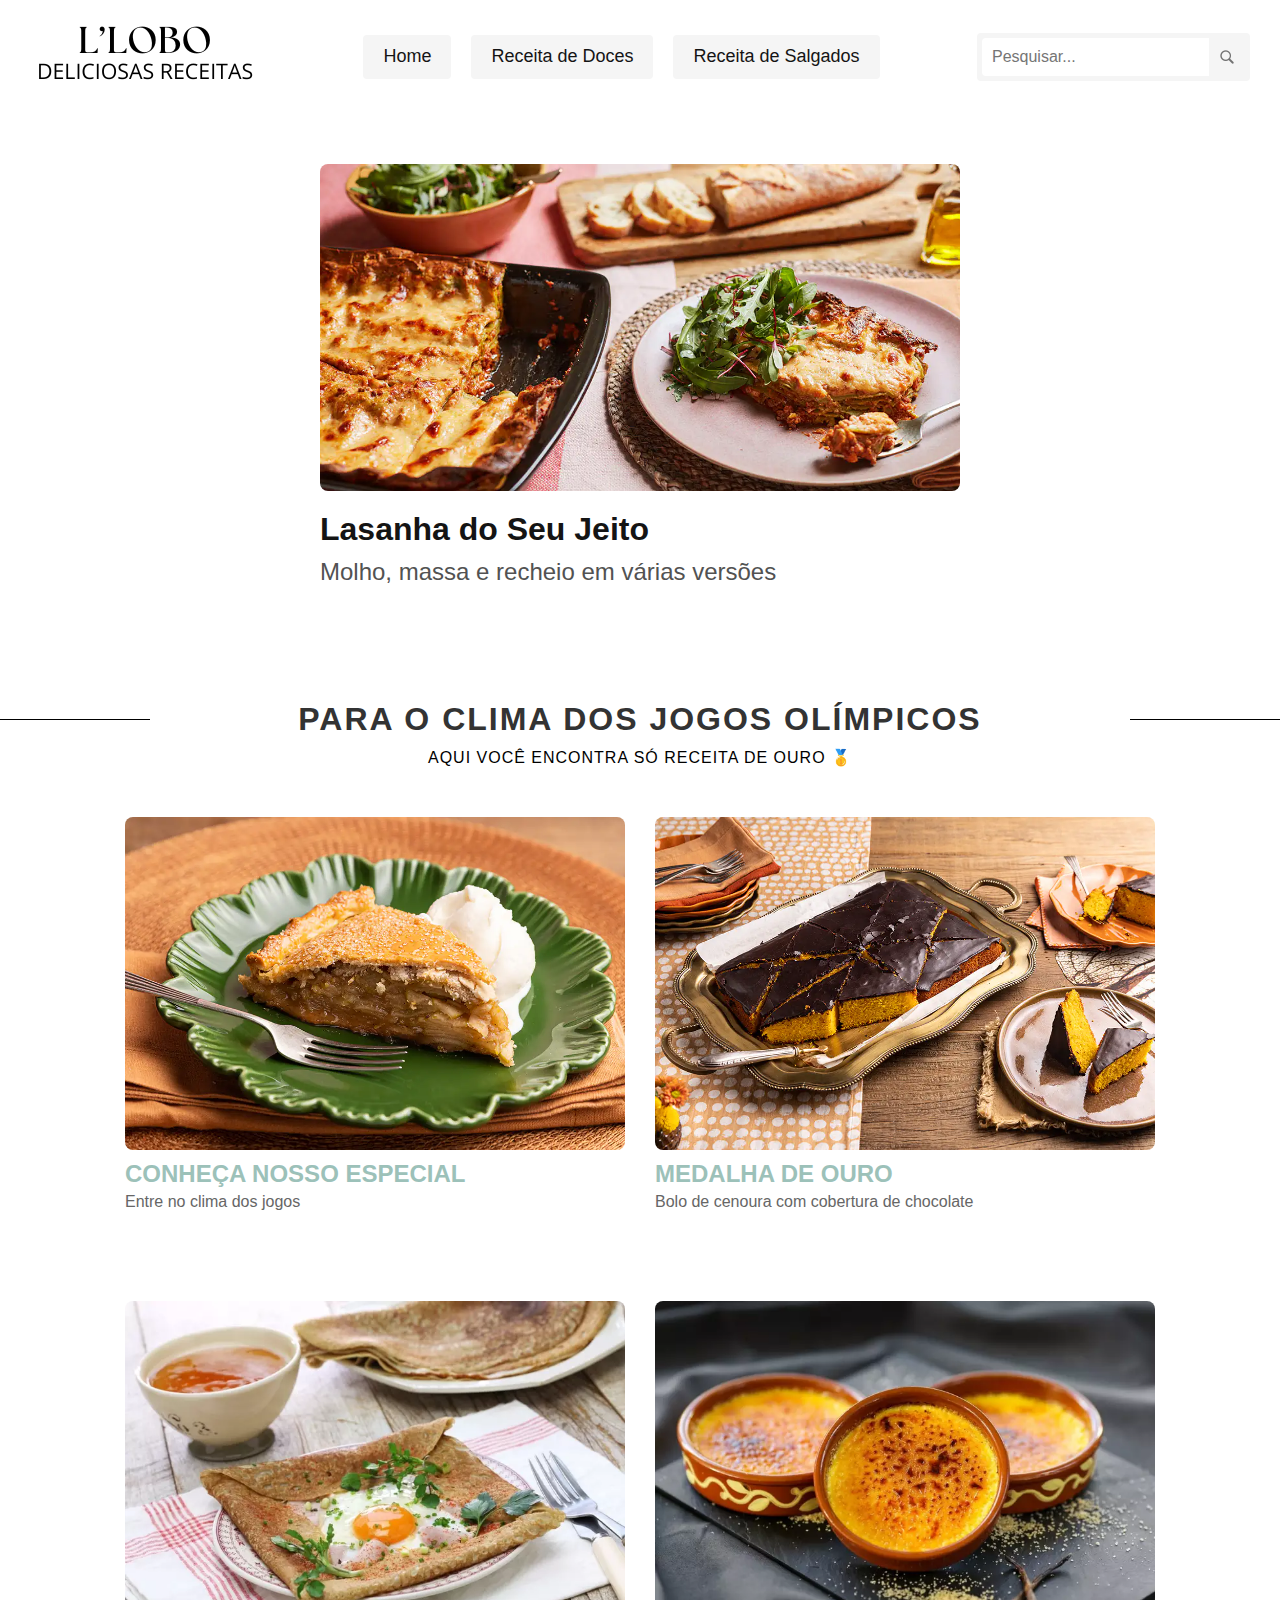
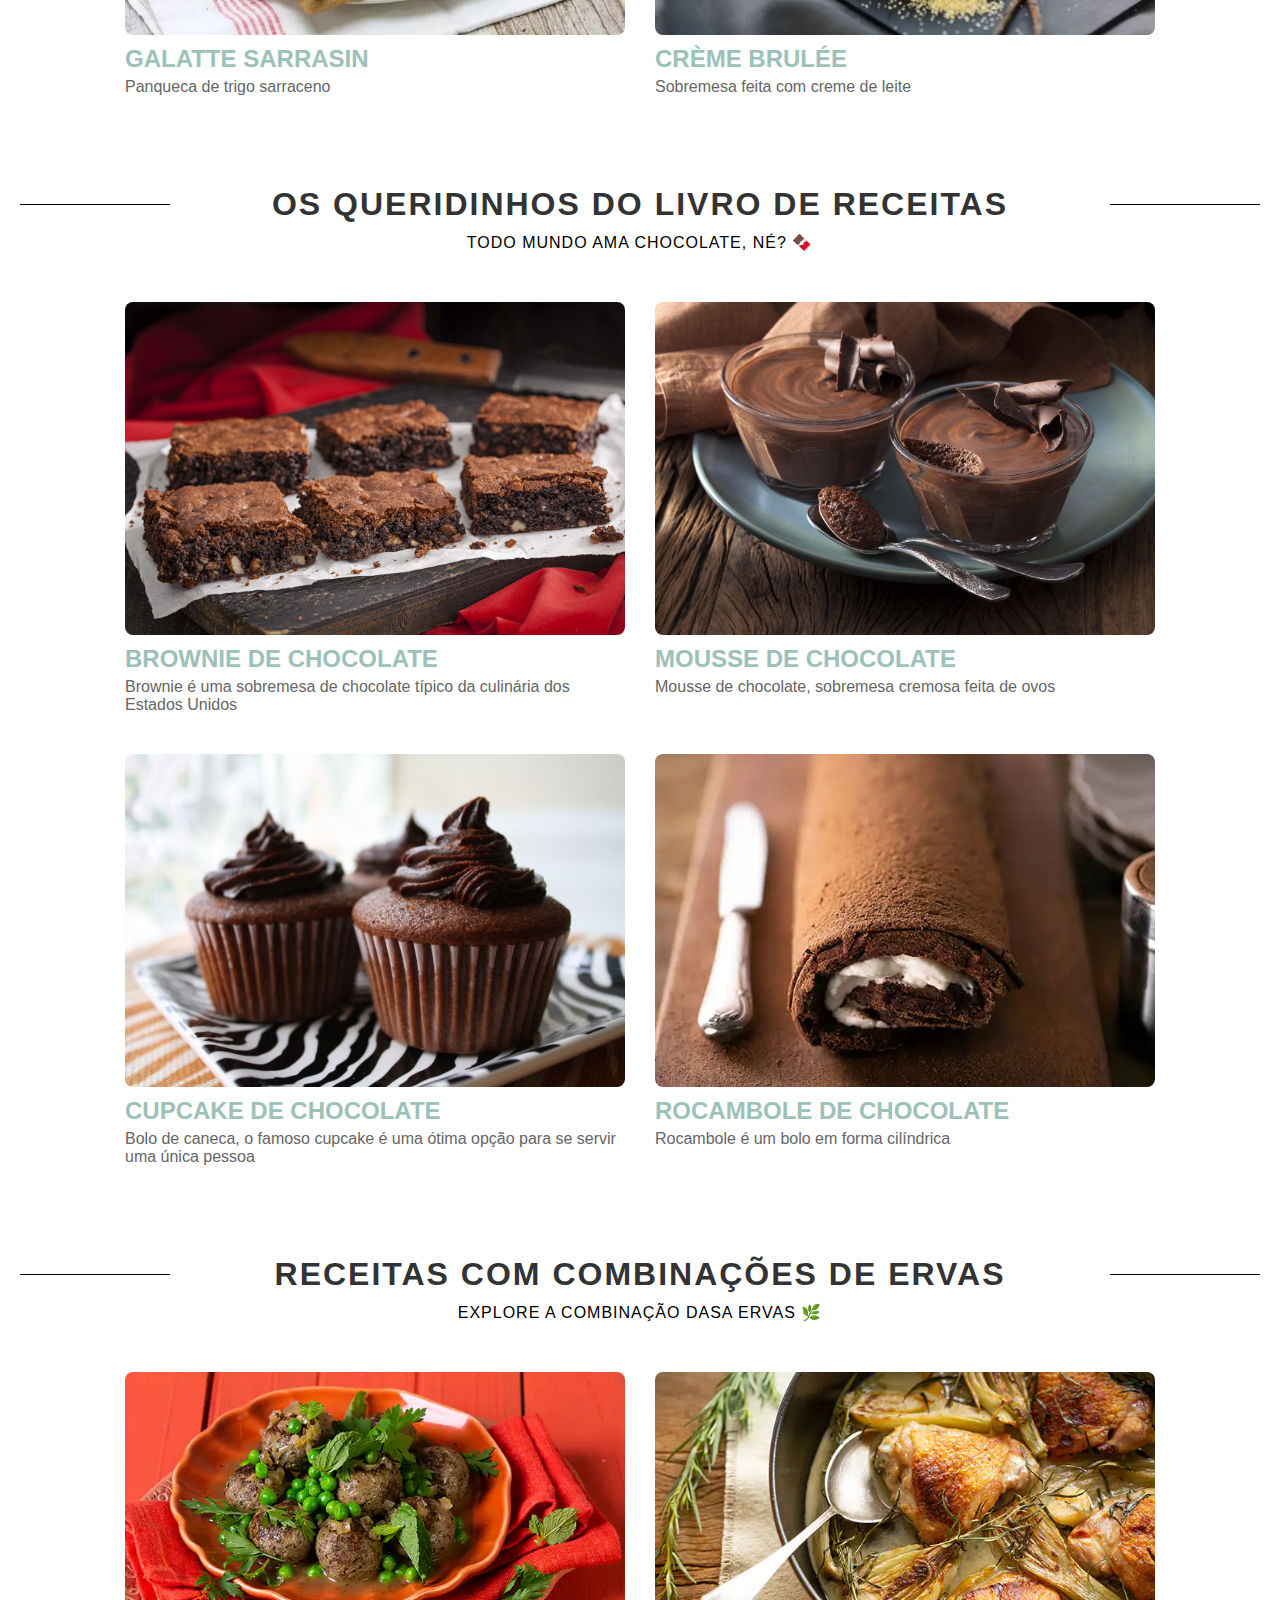
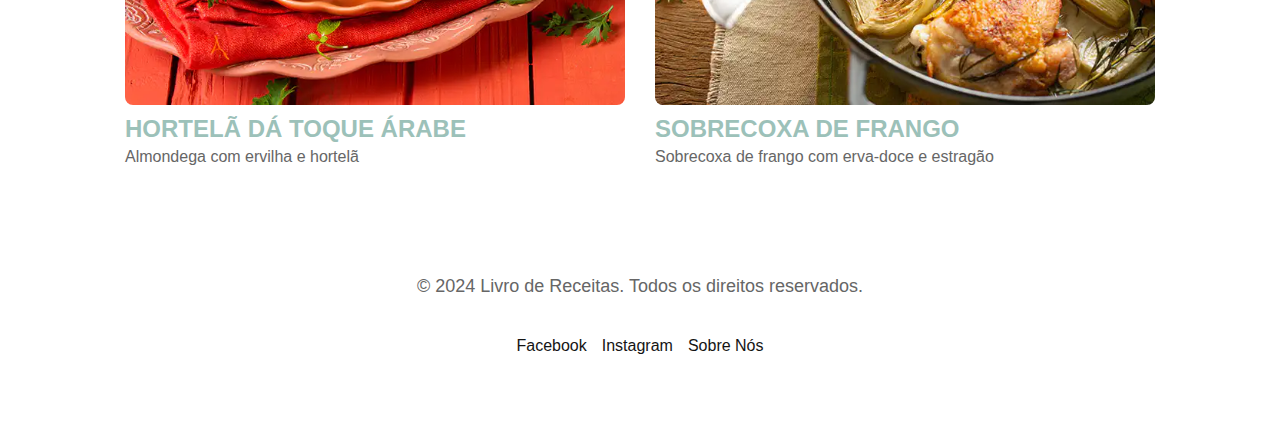
<file: SiteReceitas-main/SiteReceitas-main/TopicosEspeciaisTecnologia/Site Receitas/index.html>
<!DOCTYPE html>
<html lang="pt-br">

<head>
    <meta charset="UTF-8">
    <meta name="viewport" content="width=device-width, initial-scale=1.0">
    <meta name="description" content="Um site dedicado a receitas de doces e salgados, oferecendo uma variedade de pratos para todos os gostos.">
    <link rel="stylesheet" href="./css/home.css">

    <title>Livro de Receitas</title> <!-- nome do site-->
</head>



<body> <!-- corpo do site -->
    <header class="header">
        <img class="logo" src="./ImagensReceitas/L’LOBO.png" alt="Receitas">
        <nav>
            <ul class="header_menu">
                <li><a href="index.html">Home</a></li>
                <li><a href="html/doces.html">Receita de Doces</a></li>
                <li><a href="html/salgados.html">Receita de Salgados</a></li>
            </ul>
        </nav>

        <div class="search-container">
            <input type="text" id="searchInput" placeholder="Pesquisar..." class="search-input">
            <button type="button" id="searchButton" class="search-button">
                <img src="./ImagensReceitas/homeReceitas/lupapng.jpg" alt="Buscar">
            </button>
        </div>
    </header>


    <main class="introducao">
        <img src="./ImagensReceitas/homeReceitas/Lasanha.webp" alt="Receitas">
        <div>
            <h1 class="texto01">Lasanha do Seu Jeito</h1>
            <p class="texto02">Molho, massa e recheio em várias versões</p>
        </div>
    </main>

    <section class="receitas">
        <section class="clima-jogos">
            <h2>Para o clima dos jogos olímpicos</h2>
            <p>Aqui você encontra só receita de ouro 🥇</p>
        </section>
        <div class="receitas_grid">
            <div class="receita_item">
                <a href="./receitasHome.html/receita01.html">
                    <img src="./ImagensReceitas/homeReceitas/torta.webp" alt="Torta de frango">
                    <h3>Conheça Nosso Especial</h3>
                    <p>Entre no clima dos jogos</p>
                </a>
            </div>
            <div Class="receita_item">
                <a href="receitasHome.html/receita02.html">
                    <img src="./ImagensReceitas/homeReceitas/bolochocolate.webp" alt="Bolo Chocolate">
                    <h3>Medalha de Ouro</h3>
                    <p>Bolo de cenoura com cobertura de chocolate</p>
                </a>
            </div>
        </div>
    </section>
    <section class="receitas">
        <div class="receitas_grid">
            <div class="receita_item">
                <img src="./ImagensReceitas/homeReceitas/GalletteSarrasin.webp" alt="Gallette Sarrasin">
                <h3>Galatte Sarrasin</h3>
                <p>Panqueca de trigo sarraceno</p>
            </div>
            <div class="receita_item">
                <img src="./ImagensReceitas/homeReceitas/CremeBrulee.webp" alt="Crème brulée">
                <h3>Crème brulée</h3>
                <p>Sobremesa feita com creme de leite</p>
            </div>
        </div>
        <section class="receitas">
            <section class="clima-jogos">
                <h2>Os queridinhos do livro de receitas</h2>
                <p>Todo mundo ama chocolate, né? 🍫</p>
            </section>
            <section>
                <div class="receitas_grid">
                    <div class="receita_item">
                        <img src="./ImagensReceitas/homeReceitas/brownieChocolate.jpg" alt="Brownie de Chocolate">
                        <h3>Brownie de Chocolate</h3>
                        <p>Brownie é uma sobremesa de chocolate típico da culinária dos Estados Unidos </p>
                    </div>
                    <div class="receita_item">
                        <img src="./ImagensReceitas/homeReceitas/mousseChocolate.jpg" alt="Mousse de Chocolate">
                        <h3>Mousse de Chocolate</h3>
                        <p>Mousse de chocolate, sobremesa cremosa feita de ovos</p>
                    </div>
                </div>
            </section>
            <section>
                <div class="receitas_grid">
                    <div class="receita_item">
                        <img src="./ImagensReceitas/homeReceitas/cupcakeChoco.webp" alt="Cupcake de Chocolate">
                        <h3>Cupcake de Chocolate</h3>
                        <p>Bolo de caneca, o famoso cupcake é uma ótima opção para se servir uma única pessoa</p>
                    </div>
                    <div class="receita_item">
                        <img src="./ImagensReceitas/homeReceitas/rocomboleChoco.jpg" alt="Rocambole de Chocolate">
                        <h3>Rocambole de Chocolate</h3>
                        <p>Rocambole é um bolo em forma cilíndrica</p>
                    </div>
                </div>
            </section>
        </section>
        <section class="receitas">
            <section class="clima-jogos">
                <h2>Receitas com combinações de ervas</h2>
                <p>Explore a combinação dasa ervas 🌿</p>
            </section>
            <section class="receitas_grid">
                <div class="receita_item">
                    <img src="./ImagensReceitas/homeReceitas/almondega.webp" alt="Almôndegas com ervilha">
                    <h3>Hortelã dá toque árabe</h3>
                    <p>Almondega com ervilha e hortelã</p>
                </div>
                <div class="receita_item">
                    <img src="./ImagensReceitas/homeReceitas/FrangoSobrecoxa.webp" alt="Sobrecoxa de frango com erva-doce">
                    <h3>Sobrecoxa de Frango</h3>
                    <p>Sobrecoxa de frango com erva-doce e estragão</p>
                </div>

            </section>

        </section>



        <footer class="footer">
            <p>&copy; 2024 Livro de Receitas. Todos os direitos reservados.</p>
            <nav>
                <ul class="footer_menu">
                    <li><a href="#">Facebook</a></li>
                    <li><a href="#">Instagram</a></li>
                    <li><a href="./html/sobrenos.html">Sobre Nós</a></li>
                </ul>
            </nav>
        </footer>

        <script src="./javascrip/pesquisa.js"></script>
</body> <!-- corpo do site -->




</html>
</file>
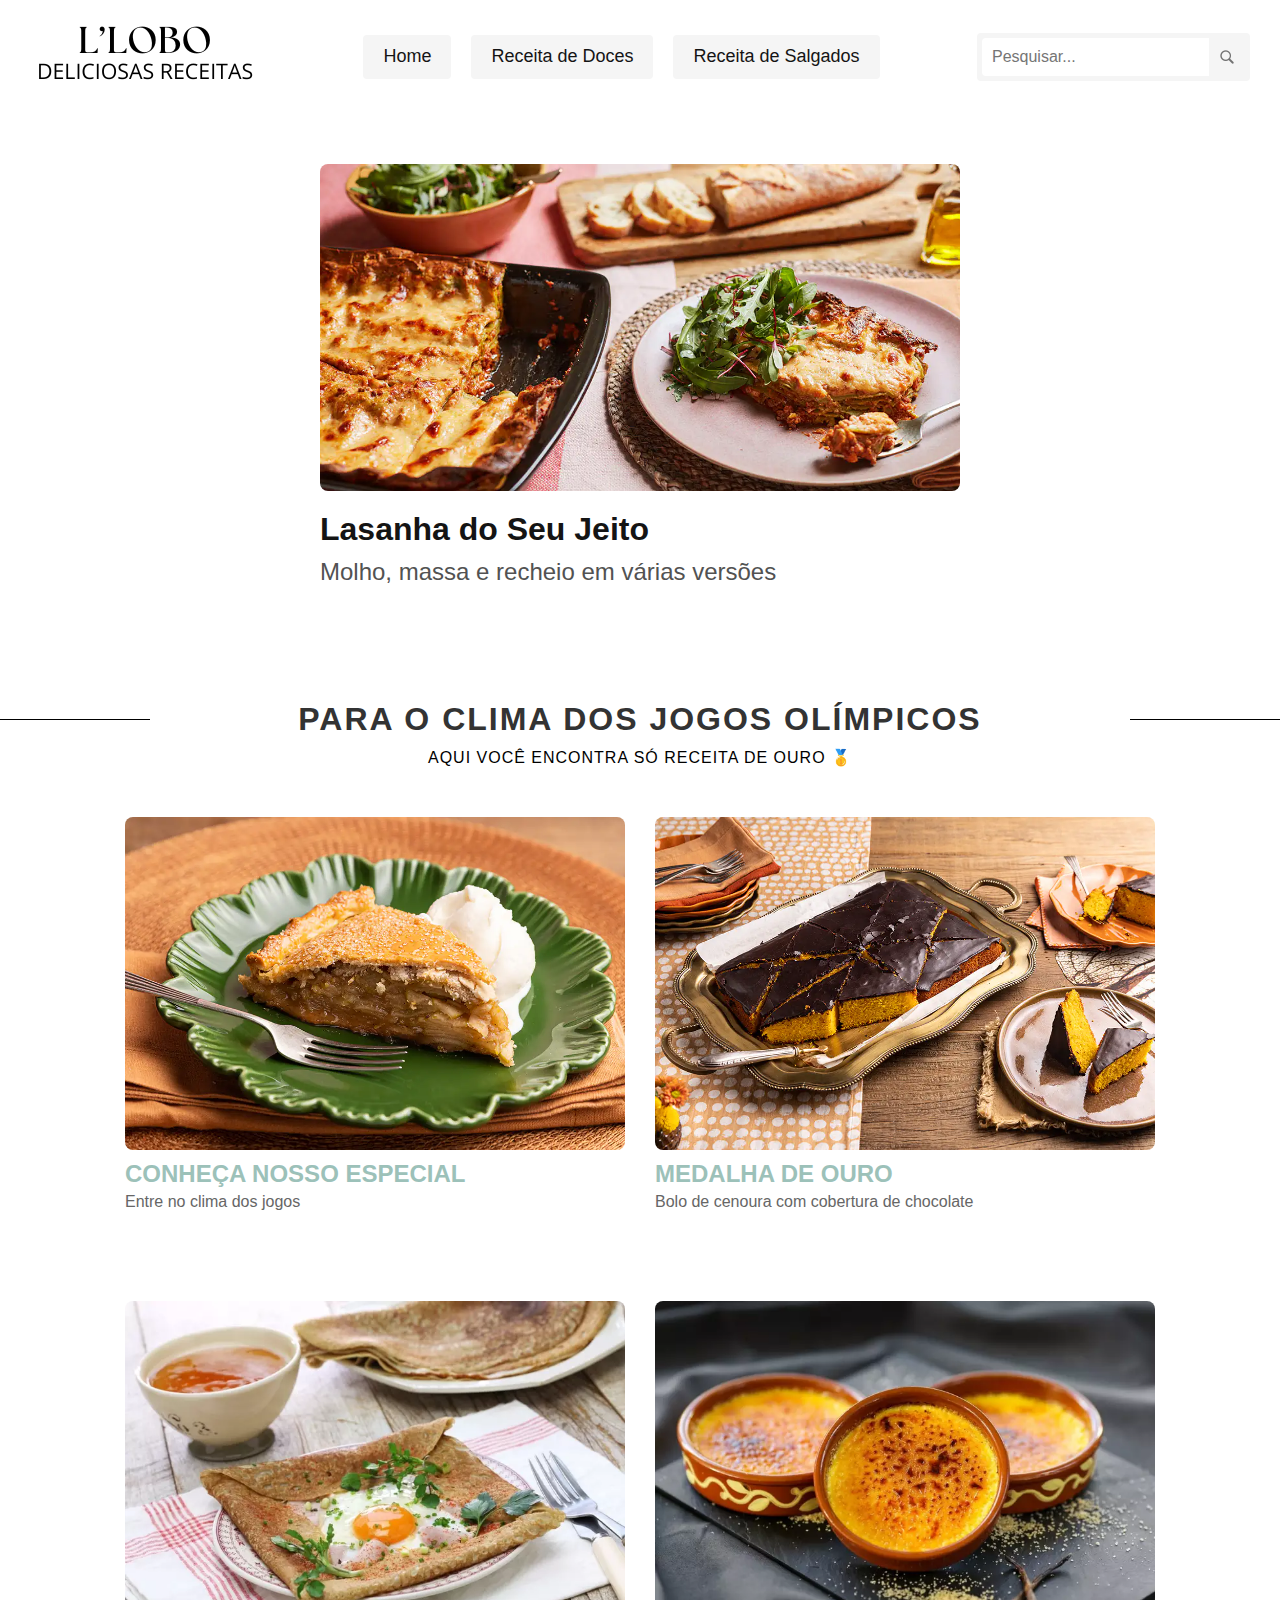
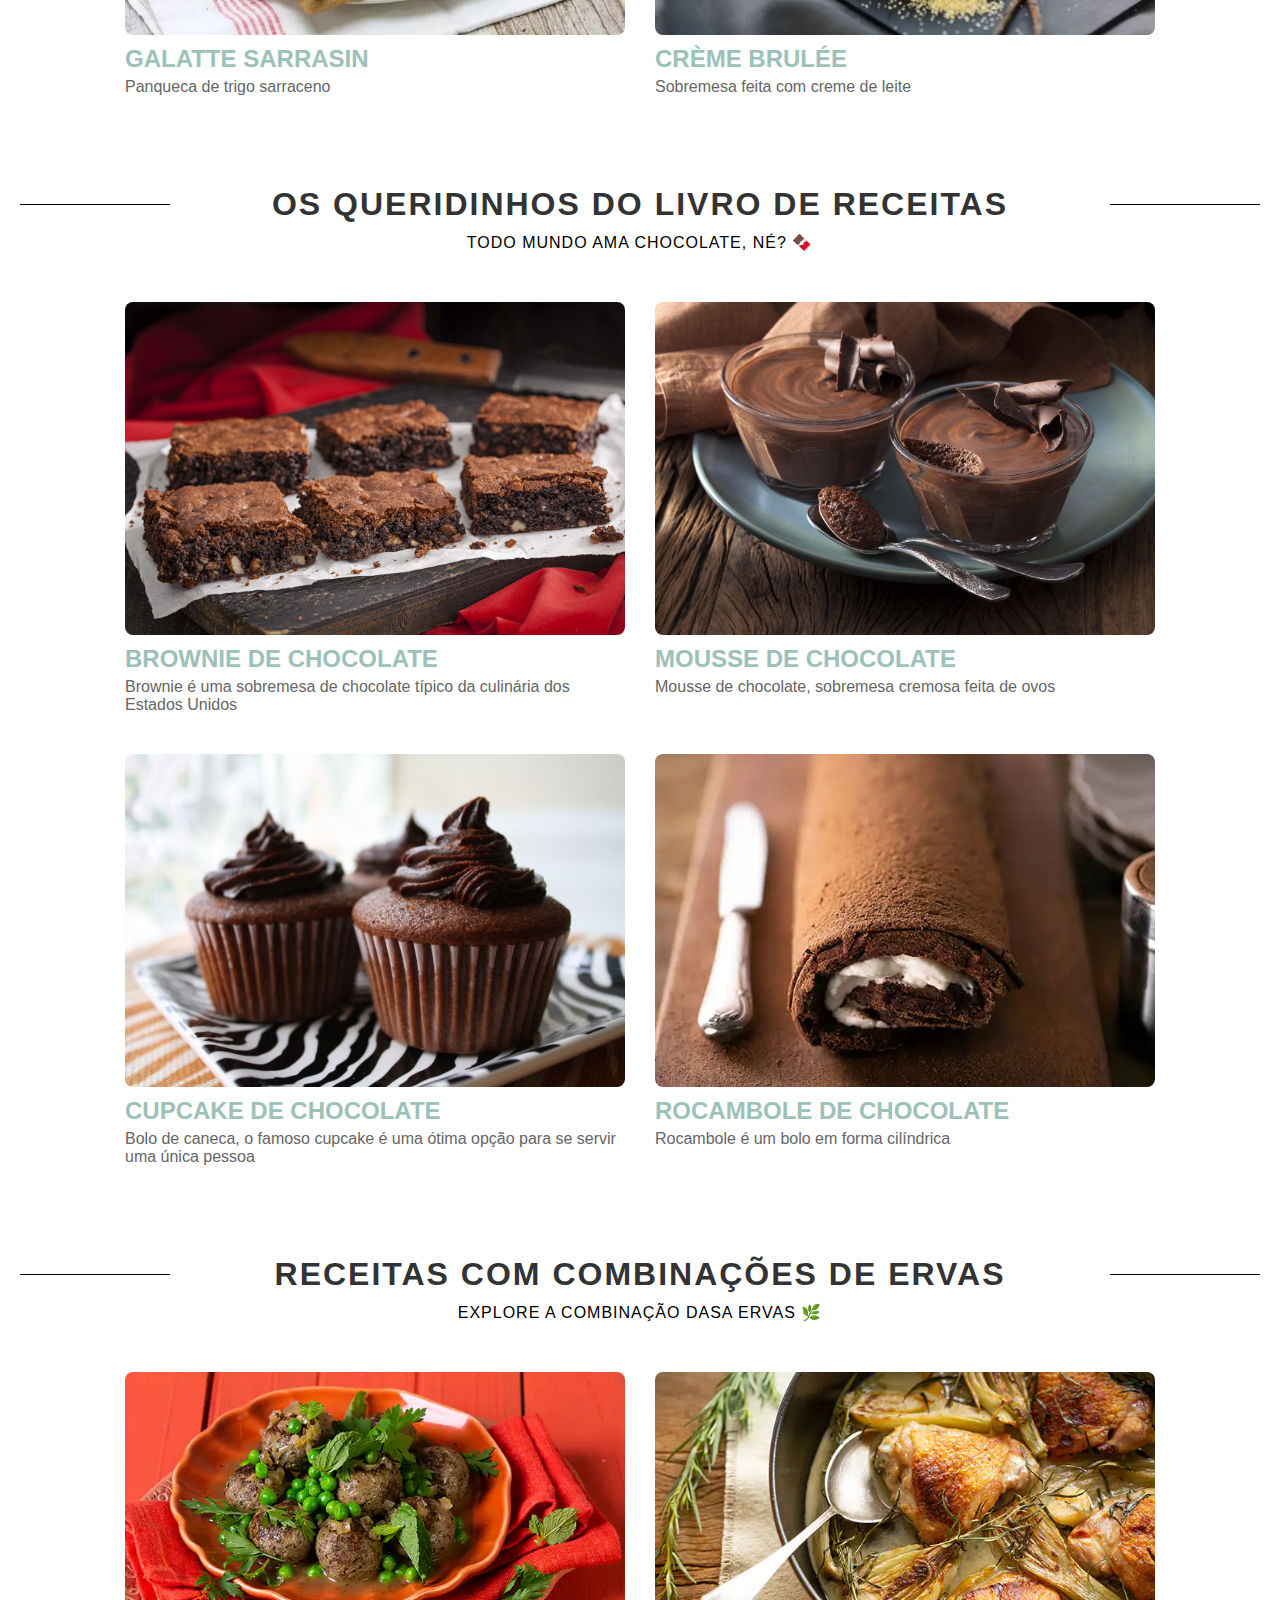
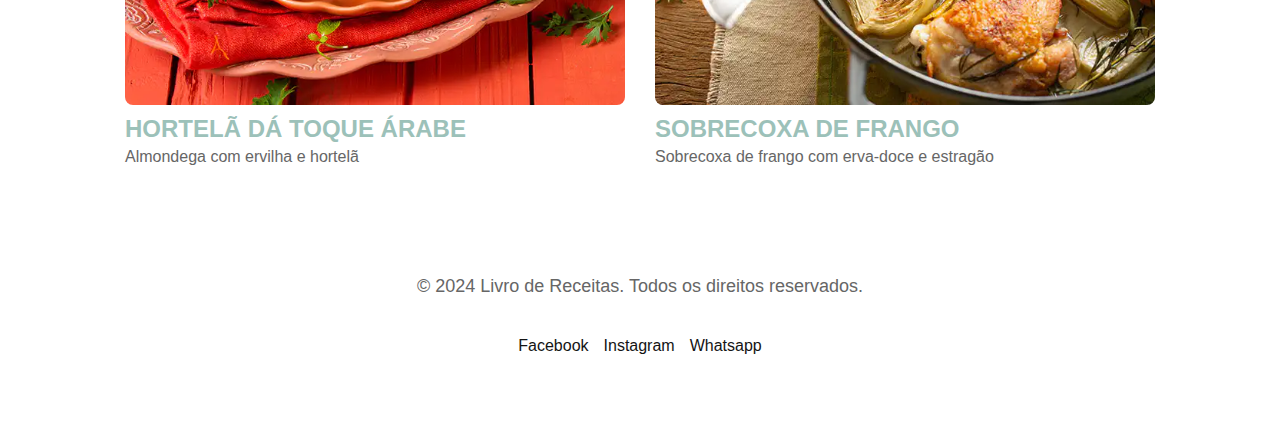
<file: SiteReceitas-main/TopicosEspeciaisTecnologia/Site Receitas/home.html>
<!DOCTYPE html>
<html lang="pt-br">

<head>
    <meta charset="UTF-8">
    <meta name="viewport" content="width=device-width, initial-scale=1.0">
    <meta name="description" content="Um site dedicado a receitas de doces e salgados, oferecendo uma variedade de pratos para todos os gostos.">
    <link rel="stylesheet" href="./css/home.css">
    <title>Livro de Receitas</title> <!-- nome do site-->
</head>

<body> <!-- corpo do site -->
    <header class="header">
        <img class="logo" src="./ImagensReceitas/L’LOBO.png" alt="Receitas">
        <nav>
            <ul class="header_menu">
                <li><a href="./home.html">Home</a></li>
                <li><a href="html/doces.html">Receita de Doces</a></li>
                <li><a href="html/salgados.html">Receita de Salgados</a></li>
            </ul>
        </nav>
        <div class="search-container">
            <input type="text" placeholder="Pesquisar..." class="search-input">
            <button type="submit" class="search-button">
                <img src="./ImagensReceitas/homeReceitas/lupapng.jpg" alt="Buscar">
            </button>
        </div>
    </header>


    <main class="introducao">
        <img src="./ImagensReceitas/homeReceitas/Lasanha.webp" alt="Receitas">
        <div>
            <h1 class="texto01">Lasanha do Seu Jeito</h1>
            <p class="texto02">Molho, massa e recheio em várias versões</p>
        </div>
    </main>

    <section class="receitas">
        <section class="clima-jogos">
            <h2>Para o clima dos jogos olímpicos</h2>
            <p>Aqui você encontra só receita de ouro 🥇</p>
        </section>
        <div class="receitas_grid">
            <div class="receita_item">
                <a href="./receitasHome.html/receita01.html">
                    <img src="./ImagensReceitas/homeReceitas/torta.webp" alt="Torta de frango">
                    <h3>Conheça Nosso Especial</h3>
                    <p>Entre no clima dos jogos</p>
                </a>
            </div>
            <div Class="receita_item">
                <a href="receitasHome.html/receita02.html">
                    <img src="./ImagensReceitas/homeReceitas/bolochocolate.webp" alt="Bolo Chocolate">
                    <h3>Medalha de Ouro</h3>
                    <p>Bolo de cenoura com cobertura de chocolate</p>
                </a>
            </div>
        </div>
    </section>
    <section class="receitas">
        <div class="receitas_grid">
            <div class="receita_item">
                <img src="./ImagensReceitas/homeReceitas/GalletteSarrasin.webp" alt="Gallette Sarrasin">
                <h3>Galatte Sarrasin</h3>
                <p>Panqueca de trigo sarraceno</p>
            </div>
            <div class="receita_item">
                <img src="./ImagensReceitas/homeReceitas/CremeBrulee.webp" alt="Crème brulée">
                <h3>Crème brulée</h3>
                <p>Sobremesa feita com creme de leite</p>
            </div>
        </div>
        <section class="receitas">
            <section class="clima-jogos">
                <h2>Os queridinhos do livro de receitas</h2>
                <p>Todo mundo ama chocolate, né? 🍫</p>
            </section>
            <section>
                <div class="receitas_grid">
                    <div class="receita_item">
                        <img src="./ImagensReceitas/homeReceitas/brownieChocolate.jpg" alt="Brownie de Chocolate">
                        <h3>Brownie de Chocolate</h3>
                        <p>Brownie é uma sobremesa de chocolate típico da culinária dos Estados Unidos </p>
                    </div>
                    <div class="receita_item">
                        <img src="./ImagensReceitas/homeReceitas/mousseChocolate.jpg" alt="Mousse de Chocolate">
                        <h3>Mousse de Chocolate</h3>
                        <p>Mousse de chocolate, sobremesa cremosa feita de ovos</p>
                    </div>
                </div>
            </section>
            <section>
                <div class="receitas_grid">
                    <div class="receita_item">
                        <img src="./ImagensReceitas/homeReceitas/cupcakeChoco.webp" alt="Cupcake de Chocolate">
                        <h3>Cupcake de Chocolate</h3>
                        <p>Bolo de caneca, o famoso cupcake é uma ótima opção para se servir uma única pessoa</p>
                    </div>
                    <div class="receita_item">
                        <img src="./ImagensReceitas/homeReceitas/rocomboleChoco.jpg" alt="Rocambole de Chocolate">
                        <h3>Rocambole de Chocolate</h3>
                        <p>Rocambole é um bolo em forma cilíndrica</p>
                    </div>
                </div>
            </section>
        </section>
        <section class="receitas">
            <section class="clima-jogos">
                <h2>Receitas com combinações de ervas</h2>
                <p>Explore a combinação dasa ervas 🌿</p>
            </section>
            <section class="receitas_grid">
                <div class="receita_item">
                    <img src="./ImagensReceitas/homeReceitas/almondega.webp" alt="Almôndegas com ervilha">
                    <h3>Hortelã dá toque árabe</h3>
                    <p>Almondega com ervilha e hortelã</p>
                </div>
                <div class="receita_item">
                    <img src="./ImagensReceitas/homeReceitas/FrangoSobrecoxa.webp" alt="Sobrecoxa de frango com erva-doce">
                    <h3>Sobrecoxa de Frango</h3>
                    <p>Sobrecoxa de frango com erva-doce e estragão</p>
                </div>

            </section>

        </section>



        <footer class="footer">
            <p>&copy; 2024 Livro de Receitas. Todos os direitos reservados.</p>
            <nav>
                <ul class="footer_menu">
                    <li><a href="#">Facebook</a></li>
                    <li><a href="#">Instagram</a></li>
                    <li><a href="#">Whatsapp</a></li>
                </ul>
            </nav>
        </footer>

</body> <!-- corpo do site -->


</html>
</file>
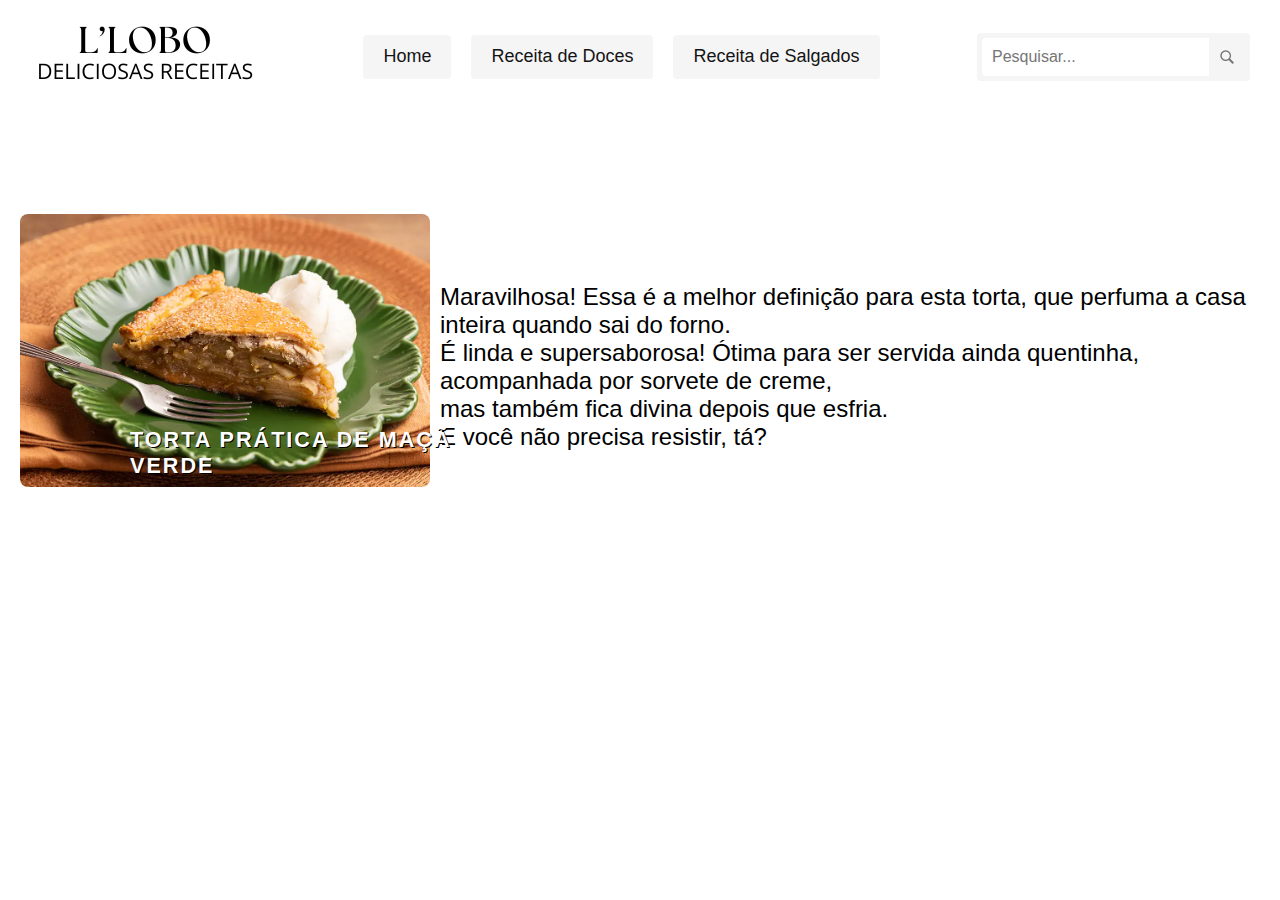
<file: SiteReceitas-main/TopicosEspeciaisTecnologia/Site Receitas/receitasHome.html/receita01.html>
<!DOCTYPE html>
<html lang="pt-br">

<head>
  <meta charset="UTF-8">
  <meta name="viewport" content="width=device-width, initial-scale=1.0">
  <meta name="description" content="Um site dedicado a receitas de doces e salgados, oferecendo uma variedade de pratos para todos os gostos.">
  <link rel="stylesheet" href="../css/home.css">
  <link rel="stylesheet" href="../css/homeReceitas.css/passoapasso.css">

  <title>Livro de Receitas</title> <!-- nome do site-->
</head>

<body> <!-- corpo do site -->
  <header class="header">
    <img class="logo" src="../ImagensReceitas/L’LOBO.png" alt="Receitas">
    <nav>
      <ul class="header_menu">
        <li><a href="../home.html">Home</a></li>
        <li><a href="../html/doces.html">Receita de Doces</a></li>
        <li><a href="../html/salgados.html">Receita de Salgados</a></li>
      </ul>
    </nav>
    <div class="search-container">
      <input type="text" placeholder="Pesquisar..." class="search-input">
      <button type="submit" class="search-button">
        <img src="../ImagensReceitas/homeReceitas/lupapng.jpg" alt="Buscar">
      </button>
    </div>
  </header>

  <main class="passo_apasso">
    <div class="iamgem_container">
      <img src="../ImagensReceitas/homeReceitas/torta.webp" alt="Receitas">
      <div class="texto_overlay">TORTA PRÁTICA DE MAÇÃ VERDE</div>
    </div>
    <p>
      Maravilhosa! Essa é a melhor definição para esta torta, que perfuma a casa inteira quando sai do forno.<br> É linda e supersaborosa! Ótima para ser servida ainda quentinha, acompanhada por sorvete de creme, <br>mas também fica divina depois que esfria. <br> E você não precisa resistir, tá?
    </p>
  </main>


</body>
</file>
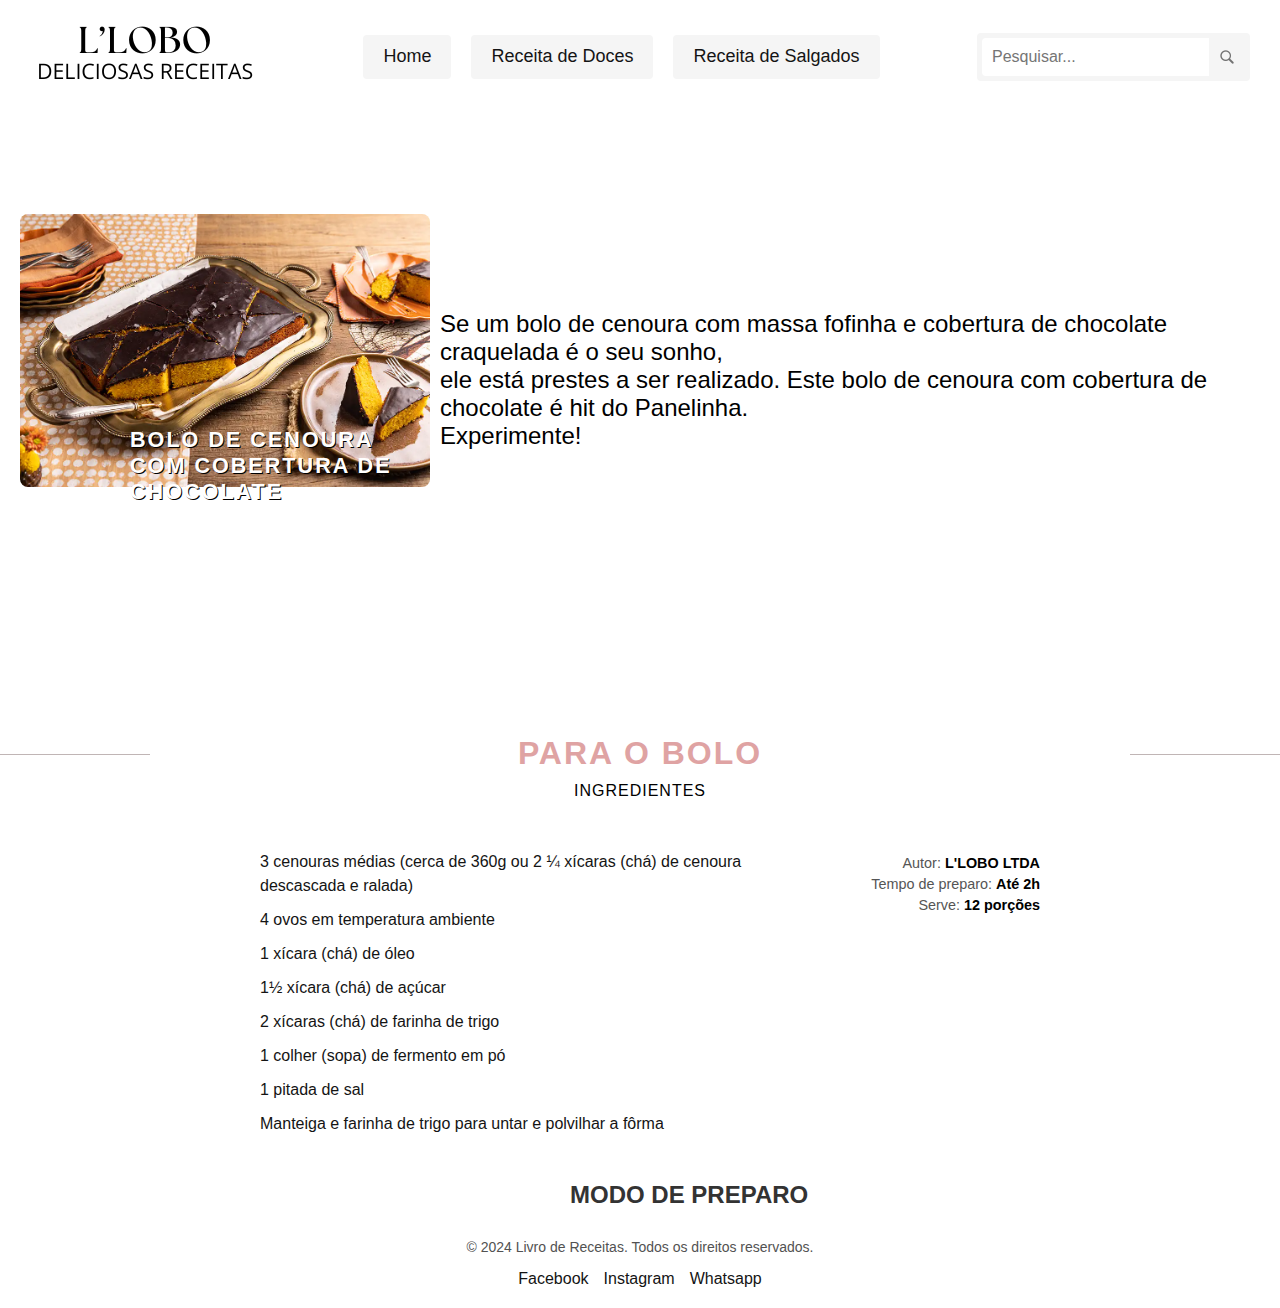
<file: SiteReceitas-main/TopicosEspeciaisTecnologia/Site Receitas/receitasHome.html/receita02.html>
<!DOCTYPE html>
<html lang="pt-br">

<head>
  <meta charset="UTF-8">
  <meta name="viewport" content="width=device-width, initial-scale=1.0">
  <meta name="description" content="Um site dedicado a receitas de doces e salgados, oferecendo uma variedade de pratos para todos os gostos.">
  <link rel="stylesheet" href="../css/home.css">
  <link rel="stylesheet" href="../css/homeReceitas.css/passoapasso.css">
  <link rel="stylesheet" href="../css/homeReceitas.css/ingredientes.css">

  <title>Livro de Receitas</title> <!-- nome do site-->
</head>

<body> <!-- corpo do site -->
  <header class="header">
    <img class="logo" src="../ImagensReceitas/L’LOBO.png" alt="Receitas">
    <nav>
      <ul class="header_menu">
        <li><a href="../home.html">Home</a></li>
        <li><a href="../html/doces.html">Receita de Doces</a></li>
        <li><a href="../html/salgados.html">Receita de Salgados</a></li>
      </ul>
    </nav>
    <div class="search-container">
      <input type="text" placeholder="Pesquisar..." class="search-input">
      <button type="submit" class="search-button">
        <img src="../ImagensReceitas/homeReceitas/lupapng.jpg" alt="Buscar">
      </button>
    </div>
  </header>

  <main class="passo_apasso">
    <div class="iamgem_container">
      <img src="../ImagensReceitas/homeReceitas/bolochocolate.webp" alt="Receitas">
      <div class="texto_overlay">BOLO DE CENOURA <br> COM COBERTURA DE CHOCOLATE</div>
    </div>
    <p>
      Se um bolo de cenoura com massa fofinha e cobertura de chocolate craquelada é o seu sonho, <br> ele está prestes a ser realizado. Este bolo de cenoura com cobertura de chocolate é hit do Panelinha.<br> Experimente!
    </p>
  </main>
  <section class="receitas">
    <section class="margem">
      <h2>PARA O BOLO</h2>
      <p>INGREDIENTES</p>
    </section>
  </section>

  <section class="ingredientes-container">
    <div class="ingredientes">
      <ul>
        <li>3 cenouras médias (cerca de 360g ou 2 ¼ xícaras (chá) de cenoura descascada e ralada)</li>
        <li> 4 ovos em temperatura ambiente</li>
        <li> 1 xícara (chá) de óleo</li>
        <li> 1½ xícara (chá) de açúcar</li>
        <li> 2 xícaras (chá) de farinha de trigo</li>
        <li> 1 colher (sopa) de fermento em pó</li>
        <li> 1 pitada de sal</li>
        <li> Manteiga e farinha de trigo para untar e polvilhar a fôrma</li>
      </ul>
    </div>
    <div class="info-adicional">
      <p>Autor: <strong> L'LOBO LTDA </strong></p>
      <p>Tempo de preparo: <strong>Até 2h</strong></p>
      <p>Serve:<strong> 12 porções</strong> </p>
    </div>
  </section>
  <div class="ingredientes">
    <h3><strong> Modo de Preparo </strong></h3>
  </div>

  <footer class="footer">
    <p>&copy; 2024 Livro de Receitas. Todos os direitos reservados.</p>
    <nav>
      <ul class="footer_menu">
        <li><a href="#">Facebook</a></li>
        <li><a href="#">Instagram</a></li>
        <li><a href="#">Whatsapp</a></li>
      </ul>
    </nav>
  </footer>
</body>
</file>
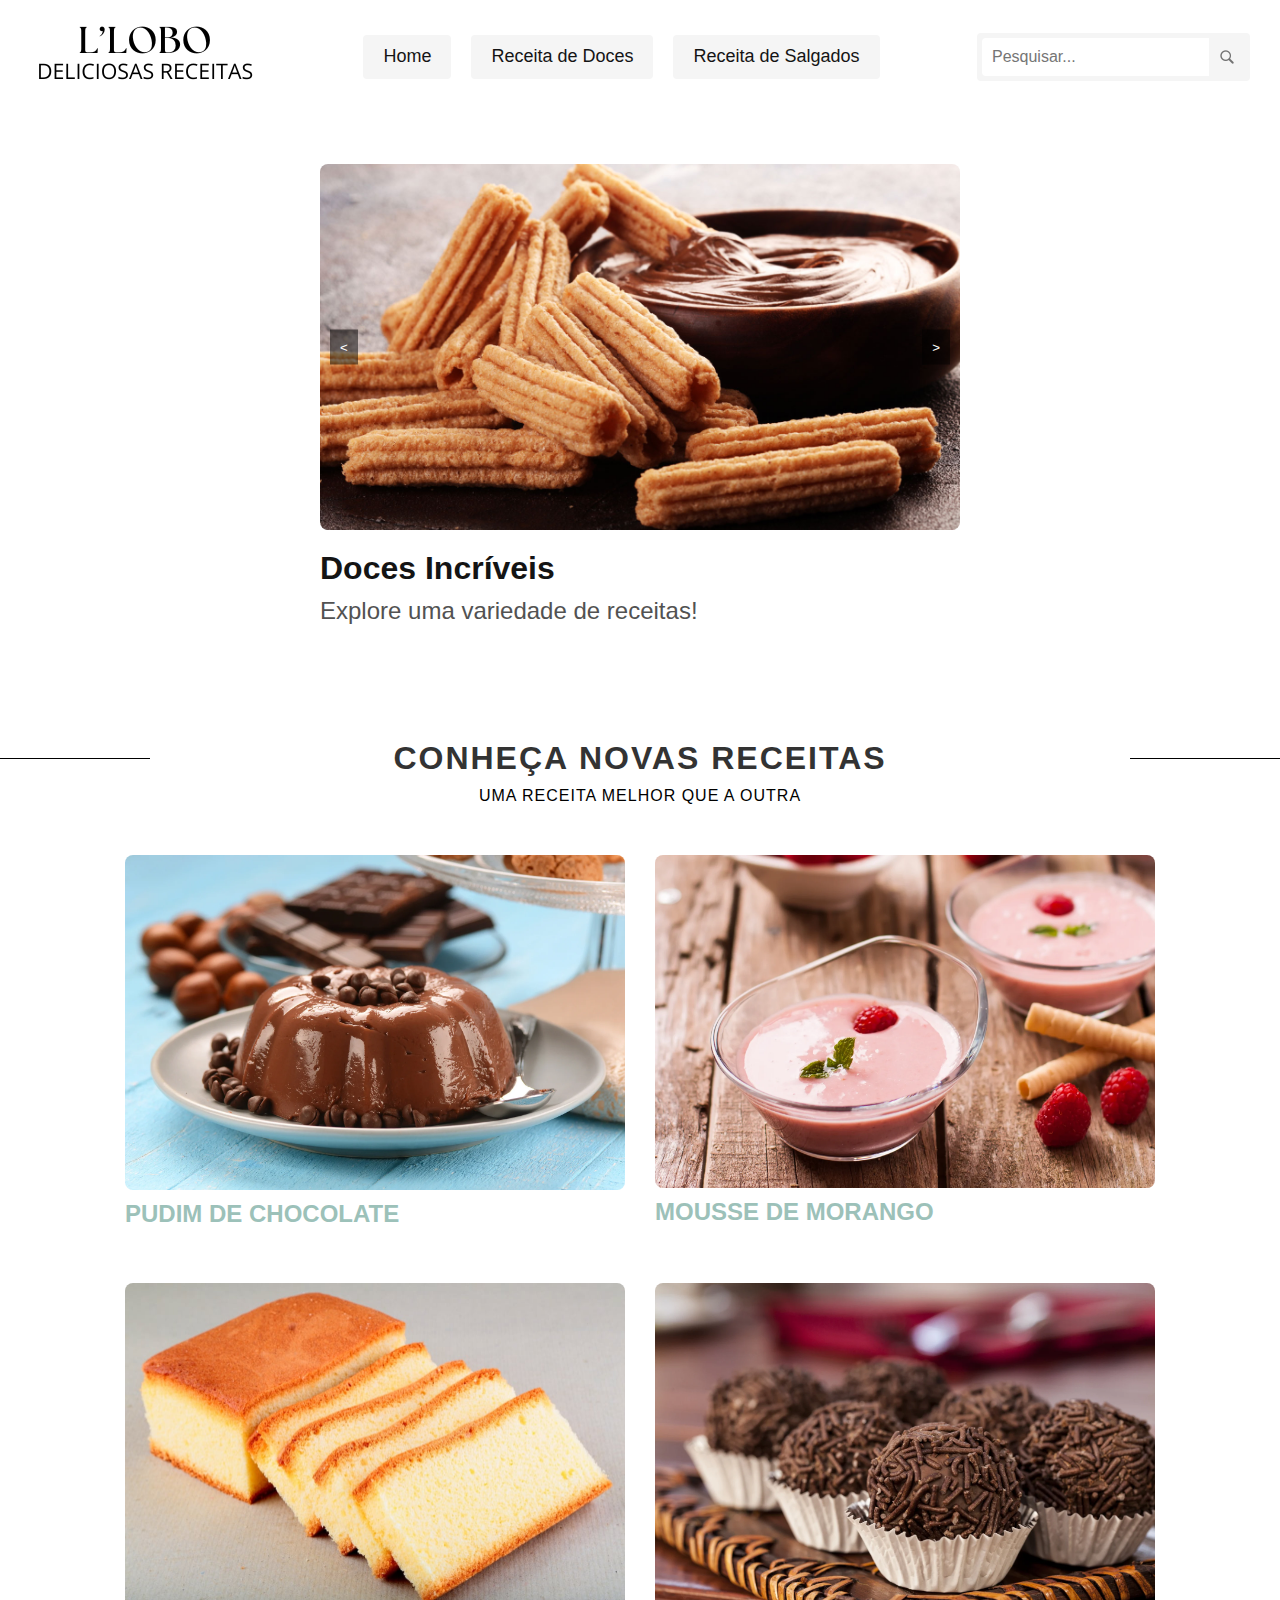
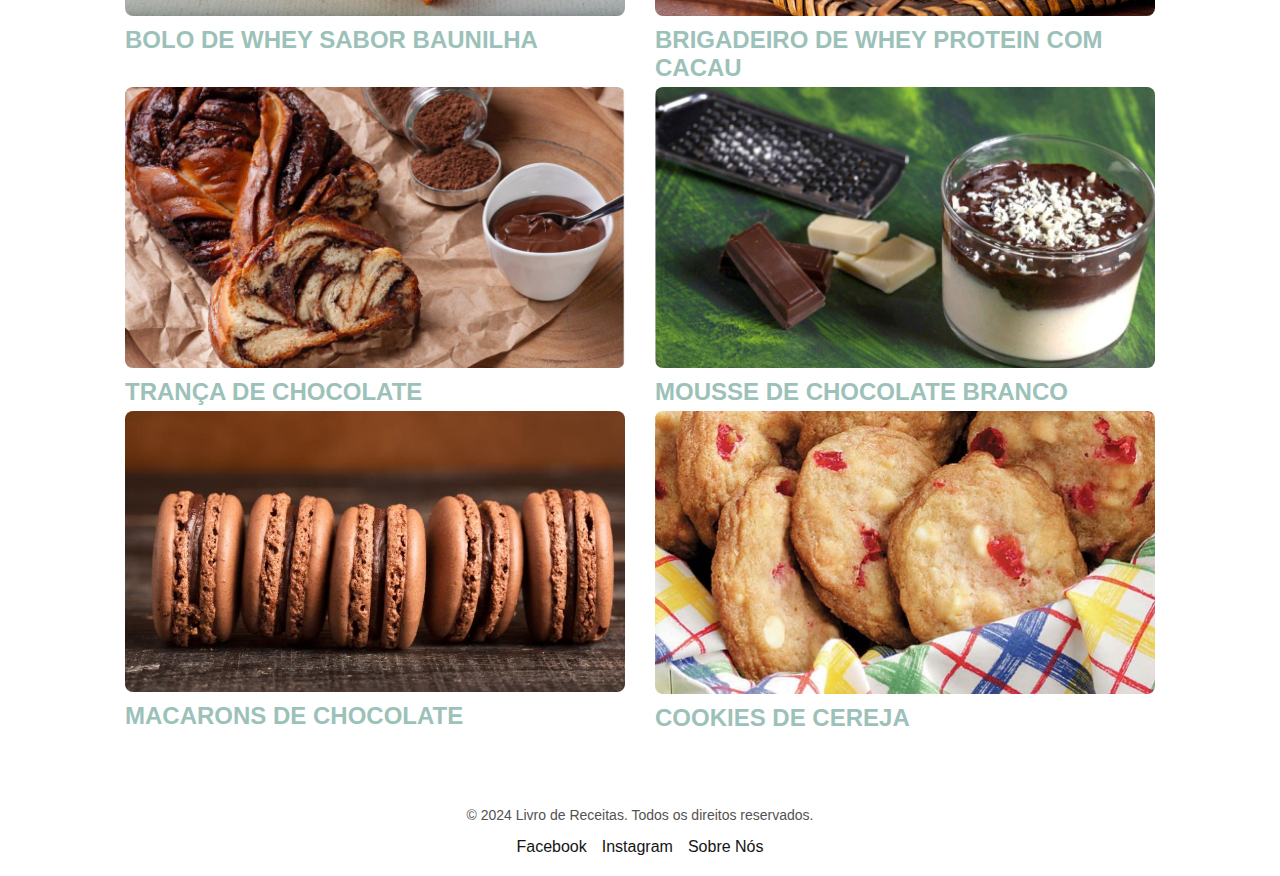
<file: SiteReceitas-main/SiteReceitas-main/TopicosEspeciaisTecnologia/Site Receitas/html/doces.html>
<!DOCTYPE html>
<html lang="pt-br">

<head>
  <meta charset="UTF-8">
  <meta name="viewport" content="width=device-width, initial-scale=1.0">
  <link rel="stylesheet" href="../css/home.css">
  <link rel="stylesheet" href="../css/footer.css/footer.css">

  <style>
    /* CSS para o carrossel */
    .carousel-container {
      position: relative;
      width: 100%;
      overflow: hidden;
    }

    .carousel-images {
      display: flex;
      transition: transform 0.5s ease-in-out;
    }

    .carousel-images img {
      width: 100%;
      flex-shrink: 0;
    }

    .carousel-prev,
    .carousel-next {
      position: absolute;
      top: 50%;
      transform: translateY(-50%);
      background-color: rgba(0, 0, 0, 0.5);
      color: white;
      border: none;
      cursor: pointer;
      padding: 10px;
      z-index: 10;
    }

    .carousel-prev {
      left: 10px;
    }

    .carousel-next {
      right: 10px;
    }
  </style>

  <title>Receita de Doces</title> <!-- nome do site-->
</head>

<body> <!-- corpo do site -->
  <header class="header">
    <img class="logo" src="../ImagensReceitas/L’LOBO.png" alt="Receitas">
    <nav>
      <ul class="header_menu">
        <li><a href="../index.html">Home</a></li>
        <li><a href="../html/doces.html">Receita de Doces</a></li>
        <li><a href="../html/salgados.html">Receita de Salgados</a></li>

      </ul>
    </nav>
    <div class="search-container">
      <input type="text" id="searchInput" placeholder="Pesquisar..." class="search-input">
      <button type="button" id="searchButton" class="search-button">
        <img src="../ImagensReceitas/homeReceitas/lupapng.jpg" alt="Buscar">
      </button>
    </div>
  </header>





  <main class="introducao">
    <div class="carousel-container">
      <div class="carousel-images">
        <img src="../ImagensReceitas/pageDoces/CHURROS.jpg" alt="Receitas">
        <img src="../ImagensReceitas/pageDoces/CookieChocolate.jpg" alt="Receitas">
        <img src="../ImagensReceitas/pageDoces/brownie.jpg" alt="Receitas">
        <img src="../ImagensReceitas/pageDoces/Tortaholandesa.jpg" alt="Receitas">
      </div>
      <button class="carousel-prev">&lt;</button>
      <button class="carousel-next">&gt;</button>
    </div>
    <div>
      <h1 class="texto01">Doces Incríveis</h1>
      <p class="texto02">Explore uma variedade de receitas!</p>
    </div>
  </main>


  <section class="receitas">
    <section class="clima-jogos">
      <h2>Conheça novas receitas </h2>
      <p>UMA RECEITA MELHOR QUE A OUTRA </p>
    </section>
    <div class="receitas_grid">
      <div class="receita_item">
        <a href="../receitasHome.html/receita03.html">
          <img src="../ImagensReceitas/pageDoces/pudim-de-chocolate.webp" alt="Pudim Chocolate">
          <h3>Pudim de Chocolate</h3>
        </a>
      </div>
      <div Class="receita_item">
        <img src="../ImagensReceitas/pageDoces/Mousse de Morango.webp" alt="Mousse de Morango">
        <h3>Mousse de Morango</h3>
      </div>
    </div>
  </section>
  <section class="receitas">
    <div class="receitas_grid">
      <div class="receita_item">
        <img src="../ImagensReceitas/pageDoces/BoloWhey.jpg" alt="Bolo de Whey sabor Baunilha">
        <h3>Bolo de Whey sabor Baunilha</h3>
      </div>
      <div class="receita_item">
        <img src="../ImagensReceitas/pageDoces/brigadeiro-4.webp" alt="Brigadeiro de Whey Protein com cacau
">
        <h3>Brigadeiro de Whey Protein com cacau
        </h3>
      </div>
    </div>
    <div class="receitas_grid">
      <div class="receita_item">
        <img src="../ImagensReceitas/pageDoces/TrancaChocolatwe.jpg" alt="Trança de Chocolate">
        <h3>Trança de Chocolate</h3>
      </div>
      <div Class="receita_item">
        <img src="../ImagensReceitas/pageDoces/MousseChocolateBranco.jpg" alt="Mousse de Chocolate Branco">
        <h3>Mousse de Chocolate Branco</h3>
      </div>
    </div>
    <div class="receitas_grid">
      <div class="receita_item">
        <img src="../ImagensReceitas/pageDoces/MacaronsChocolate.jpg" alt="Macarons de chocolate">
        <h3>Macarons de chocolate</h3>
      </div>
      <div Class="receita_item">
        <img src="../ImagensReceitas/pageDoces/CookiesCereaja.jpg" alt="Cookies de cereja">
        <h3>Cookies de cereja</h3>
      </div>
    </div>
  </section>
  </section>



  <footer class="footer">
    <p>&copy; 2024 Livro de Receitas. Todos os direitos reservados.</p>
    <nav>
      <ul class="footer_menu">
        <li><a href="#">Facebook</a></li>
        <li><a href="#">Instagram</a></li>
        <li><a href="../html/sobrenos.html">Sobre Nós</a></li>
      </ul>
    </nav>
  </footer>

  <script src="../javascrip/pesquisa.js"></script>
  <script src="../javascrip/carousel.js"></script>
</body> <!-- corpo do site -->

</html>
</file>
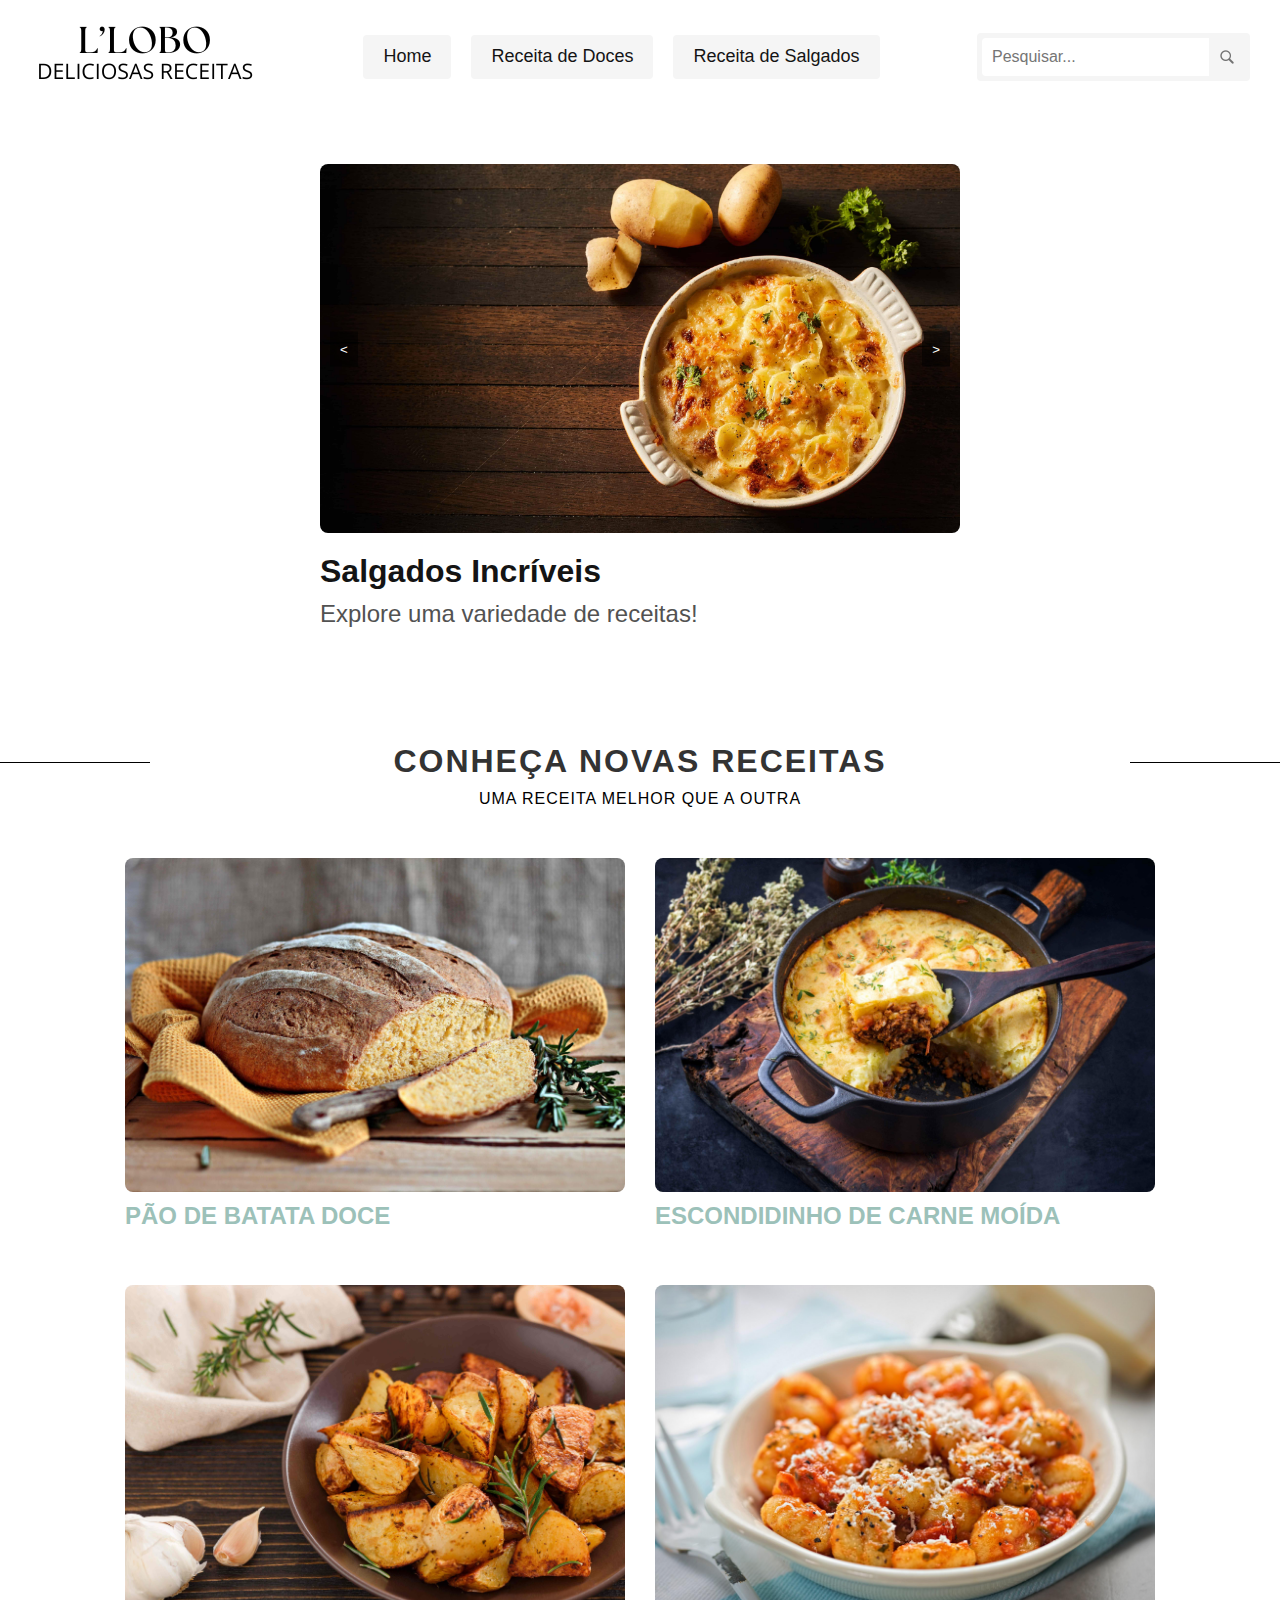
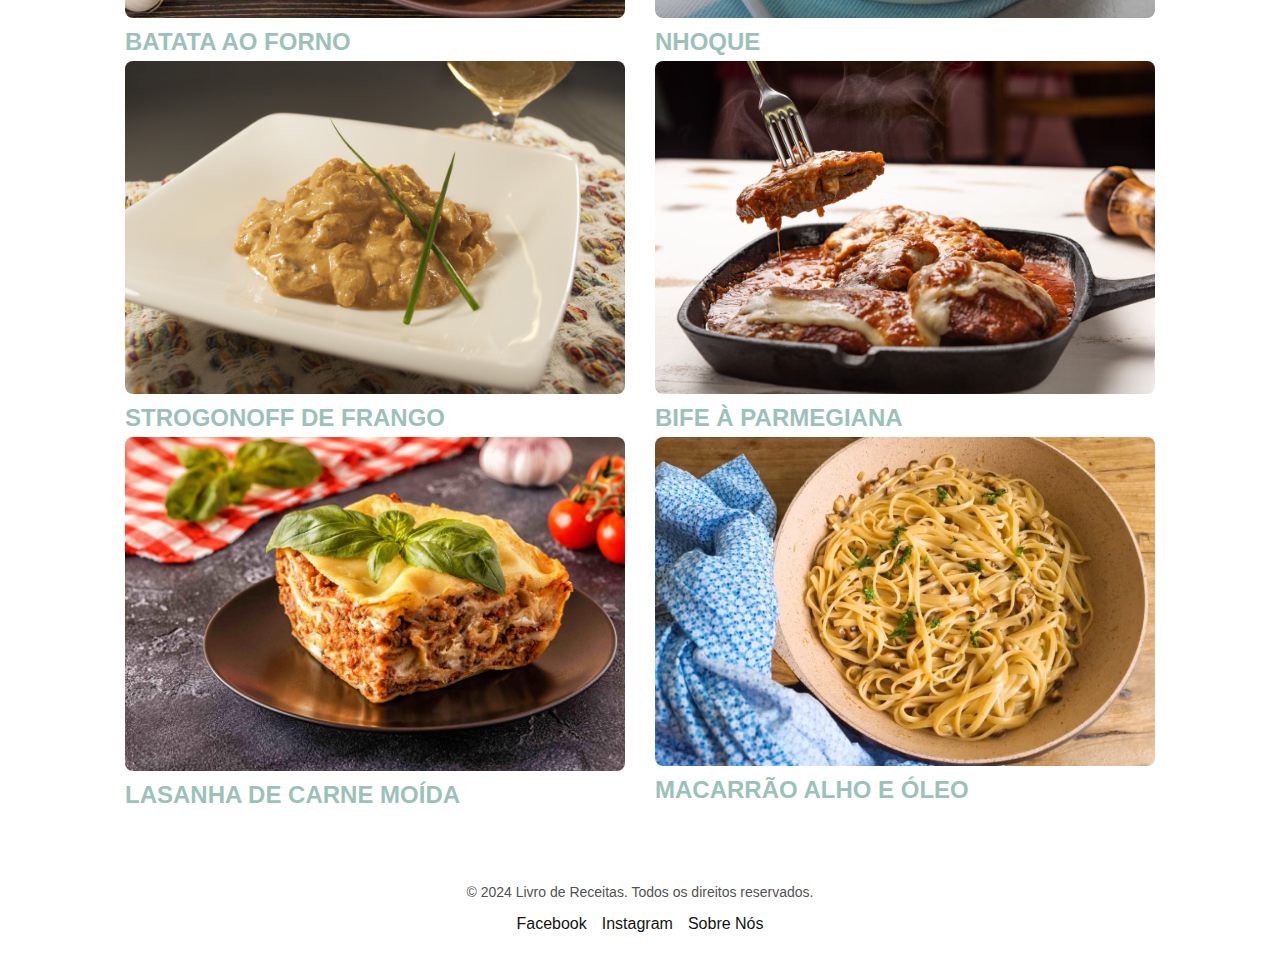
<file: SiteReceitas-main/SiteReceitas-main/TopicosEspeciaisTecnologia/Site Receitas/html/salgados.html>
<!DOCTYPE html>
<html lang="pt-br">

<head>
  <meta charset="UTF-8">
  <meta name="viewport" content="width=device-width, initial-scale=1.0">
  <link rel="stylesheet" href="../css/home.css">
  <link rel="stylesheet" href="../css/footer.css/footer.css">
  <link rel="stylesheet" href="../css/introducao.css">
  <style>
    /* CSS para o carrossel */
    .carousel-container {
      position: relative;
      width: 100%;
      overflow: hidden;
    }

    .carousel-images {
      display: flex;
      transition: transform 0.5s ease-in-out;
    }

    .carousel-images img {
      width: 100%;
      flex-shrink: 0;
    }

    .carousel-prev,
    .carousel-next {
      position: absolute;
      top: 50%;
      transform: translateY(-50%);
      background-color: rgba(0, 0, 0, 0.5);
      color: white;
      border: none;
      cursor: pointer;
      padding: 10px;
      z-index: 10;
    }

    .carousel-prev {
      left: 10px;
    }

    .carousel-next {
      right: 10px;
    }
  </style>

  <title>Receita de Doces</title> <!-- nome do site-->
</head>

<body> <!-- corpo do site -->
  <header class="header">
    <img class="logo" src="../ImagensReceitas/L’LOBO.png" alt="Receitas">
    <nav>
      <ul class="header_menu">
        <li><a href="../index.html">Home</a></li>
        <li><a href="../html/doces.html">Receita de Doces</a></li>
        <li><a href="../html/salgados.html">Receita de Salgados</a></li>

      </ul>
    </nav>
    <div class="search-container">
      <input type="text" id="searchInput" placeholder="Pesquisar..." class="search-input">
      <button type="button" id="searchButton" class="search-button">
        <img src="../ImagensReceitas/homeReceitas/lupapng.jpg" alt="Buscar">
      </button>
    </div>
  </header>





  <main class="introducao">
    <div class="carousel-container">
      <div class="carousel-images">
        <img src="../ImagensReceitas/pageSalgados/Batatagratinada.jpg" alt="Receitas">
        <img src="../ImagensReceitas/pageSalgados/CarnePatinho.jpg" alt="Receitas">
        <img src="../ImagensReceitas/pageSalgados/Macarrao.jpg" alt="Receitas">
      </div>
      <button class="carousel-prev">&lt;</button>
      <button class="carousel-next">&gt;</button>
    </div>
    <div>
      <h1 class="texto01">Salgados Incríveis</h1>
      <p class="texto02">Explore uma variedade de receitas!</p>
    </div>
  </main>


  <section class="receitas">
    <section class="clima-jogos">
      <h2>Conheça novas receitas </h2>
      <p>UMA RECEITA MELHOR QUE A OUTRA </p>
    </section>
    <div class="receitas_grid">
      <div class="receita_item">
        <a href="../receitasHome.html/receita04.html">
          <img src="../ImagensReceitas/pageSalgados/PaoBatataDoce.jpg" alt="Pao batata doce">
          <h3>Pão de Batata Doce</h3>
        </a>
      </div>
      <div Class="receita_item">
        <img src="../ImagensReceitas/pageSalgados/EscondidinhoCarneMoida.jpg" alt="Escondidinho de Carne Moida">
        <h3>Escondidinho de carne moída</h3>
      </div>
    </div>
  </section>
  <section class="receitas">
    <div class="receitas_grid">
      <div class="receita_item">
        <img src="../ImagensReceitas/pageSalgados/Batataaoforno.jpg" alt="Batata ao Forno">
        <h3>Batata ao Forno</h3>
      </div>
      <div class="receita_item">
        <img src="../ImagensReceitas/pageSalgados/Nhoque.jpg" alt="Nhoque">
        <h3>Nhoque
        </h3>
      </div>
    </div>
    <div class="receitas_grid">
      <div class="receita_item">
        <img src="../ImagensReceitas/pageSalgados/StrogonoffFrango.jpg" alt="Strogonoff de Frango">
        <h3>Strogonoff de Frango</h3>
      </div>
      <div Class="receita_item">
        <img src="../ImagensReceitas/pageSalgados/BifeAParmegiana.jpg" alt="Bife à parmegiana 
">
        <h3>Bife à parmegiana
        </h3>
      </div>
    </div>
    <div class="receitas_grid">
      <div class="receita_item">
        <img src="../ImagensReceitas/pageSalgados/LasanhaCarne.jpg" alt="Lasanha de carne moída">
        <h3>Lasanha de carne moída</h3>
      </div>
      <div Class="receita_item">
        <img src="../ImagensReceitas/pageSalgados/macarraoalhooleo.webp" alt="Macarrão alho e óleo
">
        <h3>Macarrão alho e óleo
        </h3>
      </div>
    </div>
  </section>
  </section>





  </section>

  </section>



  <footer class="footer">
    <p>&copy; 2024 Livro de Receitas. Todos os direitos reservados.</p>
    <nav>
      <ul class="footer_menu">
        <li><a href="#">Facebook</a></li>
        <li><a href="#">Instagram</a></li>
        <li><a href="../html/sobrenos.html">Sobre Nós</a></li>
      </ul>
    </nav>
  </footer>

  <script src="../javascrip/pesquisa.js"></script>
  <script src="../javascrip/carousel.js"></script>
</body> <!-- corpo do site -->

</html>
</file>
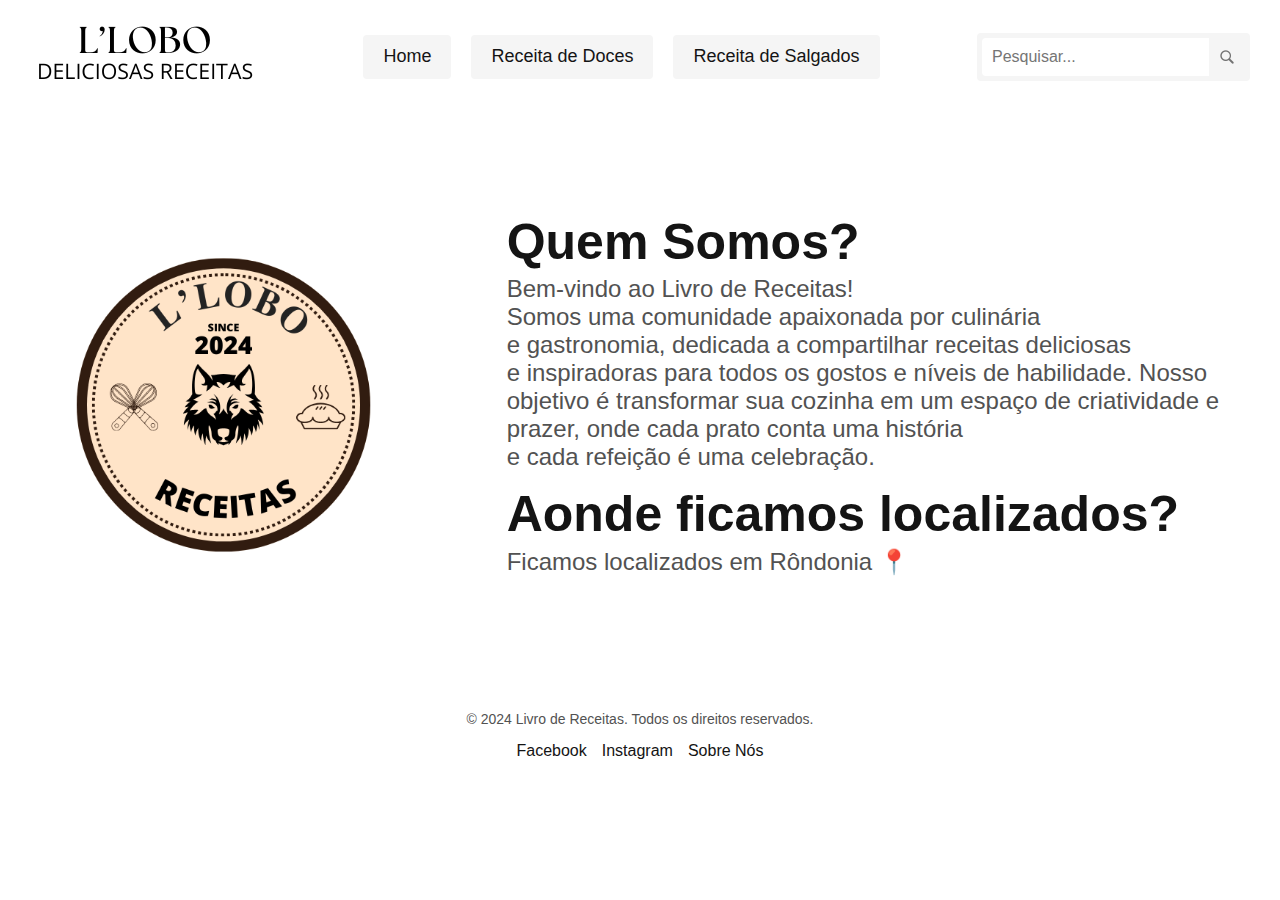
<file: SiteReceitas-main/SiteReceitas-main/TopicosEspeciaisTecnologia/Site Receitas/html/sobrenos.html>
<!DOCTYPE html>
<html lang="pt-br">

<head>
  <meta charset="UTF-8">
  <meta name="viewport" content="width=device-width, initial-scale=1.0">
  <meta name="description" content="Um site dedicado a receitas de doces e salgados, oferecendo uma variedade de pratos para todos os gostos.">
  <link rel="stylesheet" href="../css/global.css">
  <link rel="stylesheet" href="../css/homeReceitas.css/sobrenos.css">
  <link rel="stylesheet" href="../css/footer.css/footer.css">
  <link rel="stylesheet" href="../css/header.css">

  <title>Livro de Receitas</title> <!-- nome do site-->
</head>



<body> <!-- corpo do site -->
  <header class="header">
    <img class="logo" src="../ImagensReceitas/L’LOBO.png" alt="Receitas">
    <nav>
      <ul class="header_menu">
        <li><a href="../index.html">Home</a></li>
        <li><a href="../html/doces.html">Receita de Doces</a></li>
        <li><a href="../html/salgados.html">Receita de Salgados</a></li>
      </ul>
    </nav>

    <div class="search-container">
      <input type="text" id="searchInput" placeholder="Pesquisar..." class="search-input">
      <button type="button" id="searchButton" class="search-button">
        <img src="../ImagensReceitas/homeReceitas/lupapng.jpg" alt="Buscar">
      </button>
    </div>
  </header>
  <main class="sobrenos">
    <img src="../ImagensReceitas/Desing.png" alt="Receitas">
    <div>
      <h1>Quem Somos?</h1>
      <p>Bem-vindo ao Livro de Receitas!<br>Somos uma comunidade apaixonada por culinária<br> e gastronomia, dedicada a compartilhar receitas deliciosas<br>e inspiradoras para todos os gostos e níveis de habilidade. Nosso objetivo é transformar sua cozinha em um espaço de criatividade e prazer, onde cada prato conta uma história<br> e cada refeição é uma celebração.</p>
      <h2>Aonde ficamos localizados?</h2>
      <p>Ficamos localizados em Rôndonia 📍</p>
    </div>
  </main>

  <footer class="footer">
    <p>&copy; 2024 Livro de Receitas. Todos os direitos reservados.</p>
    <nav>
      <ul class="footer_menu">
        <li><a href="#">Facebook</a></li>
        <li><a href="#">Instagram</a></li>
        <li><a href="./html/sobrenos.html">Sobre Nós</a></li>
      </ul>
    </nav>
  </footer>

  <script src="../javascrip/pesquisa.js"></script>

</body>
</file>
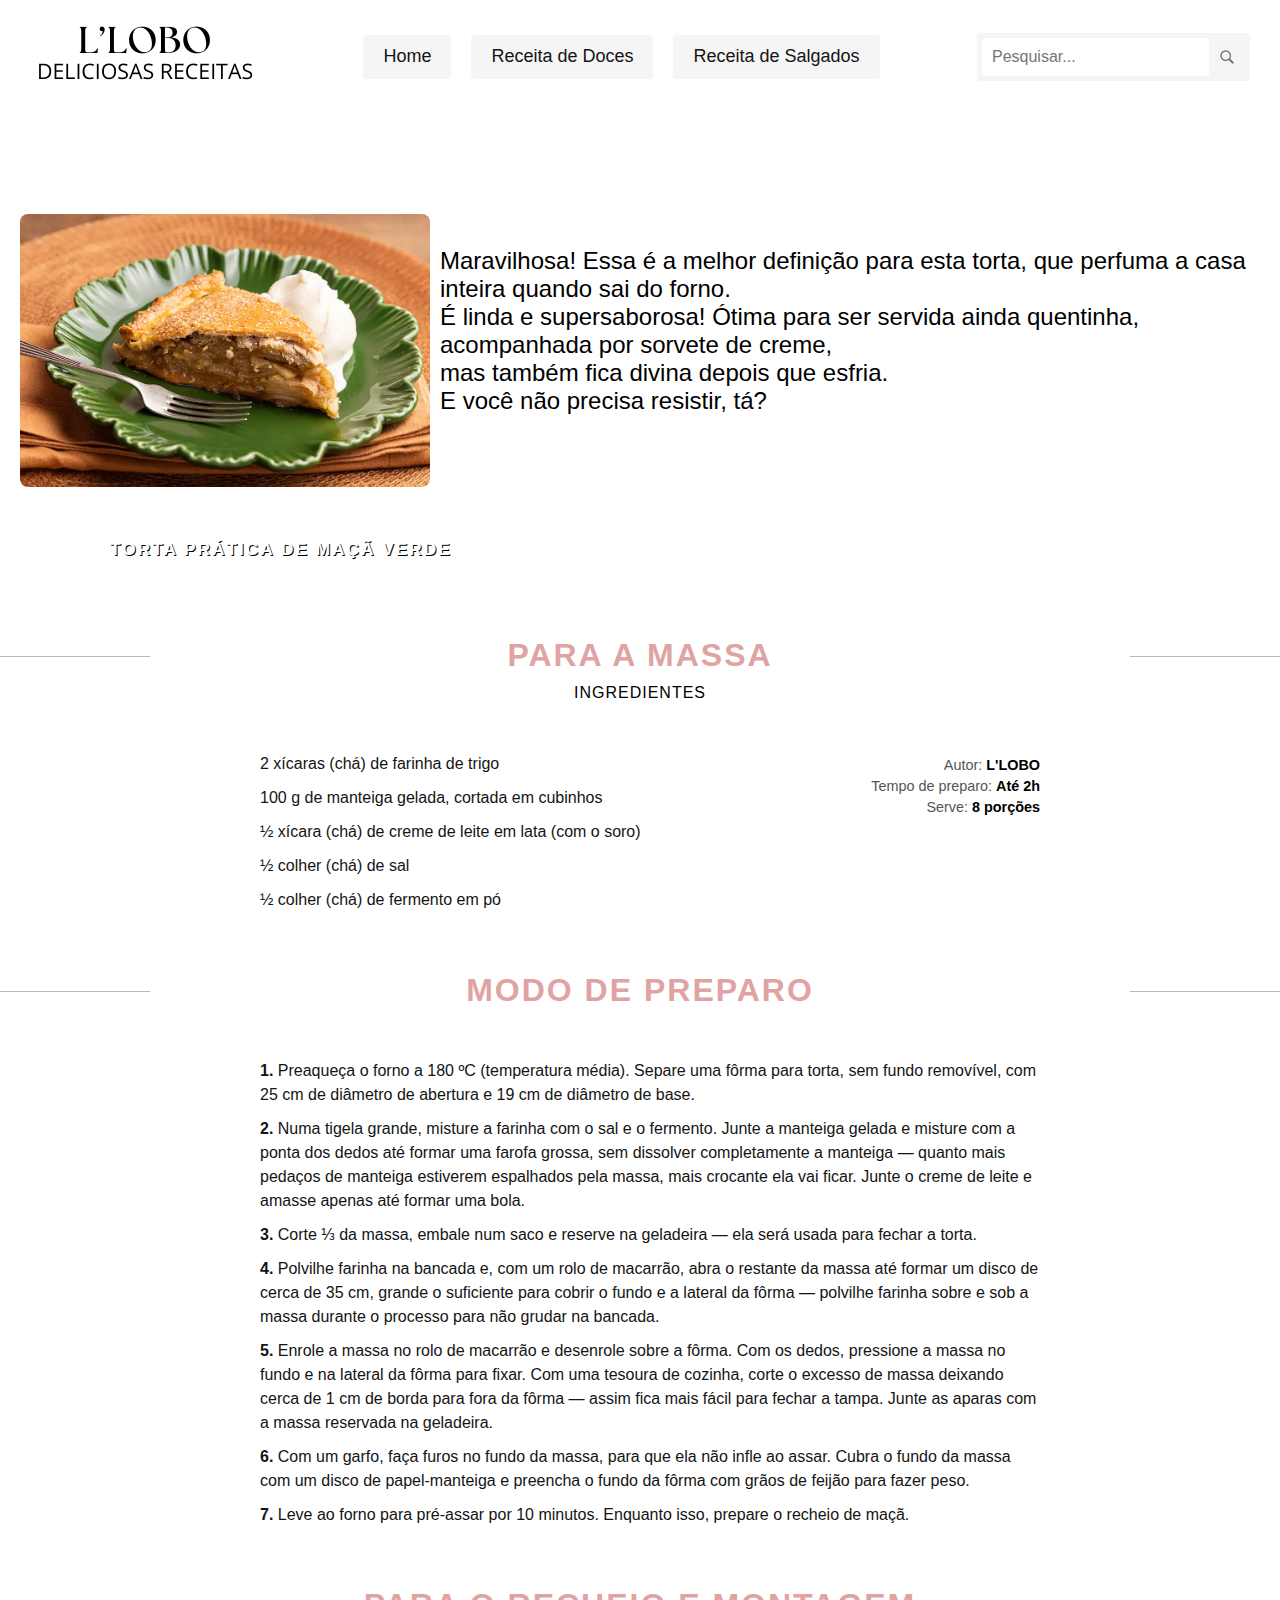
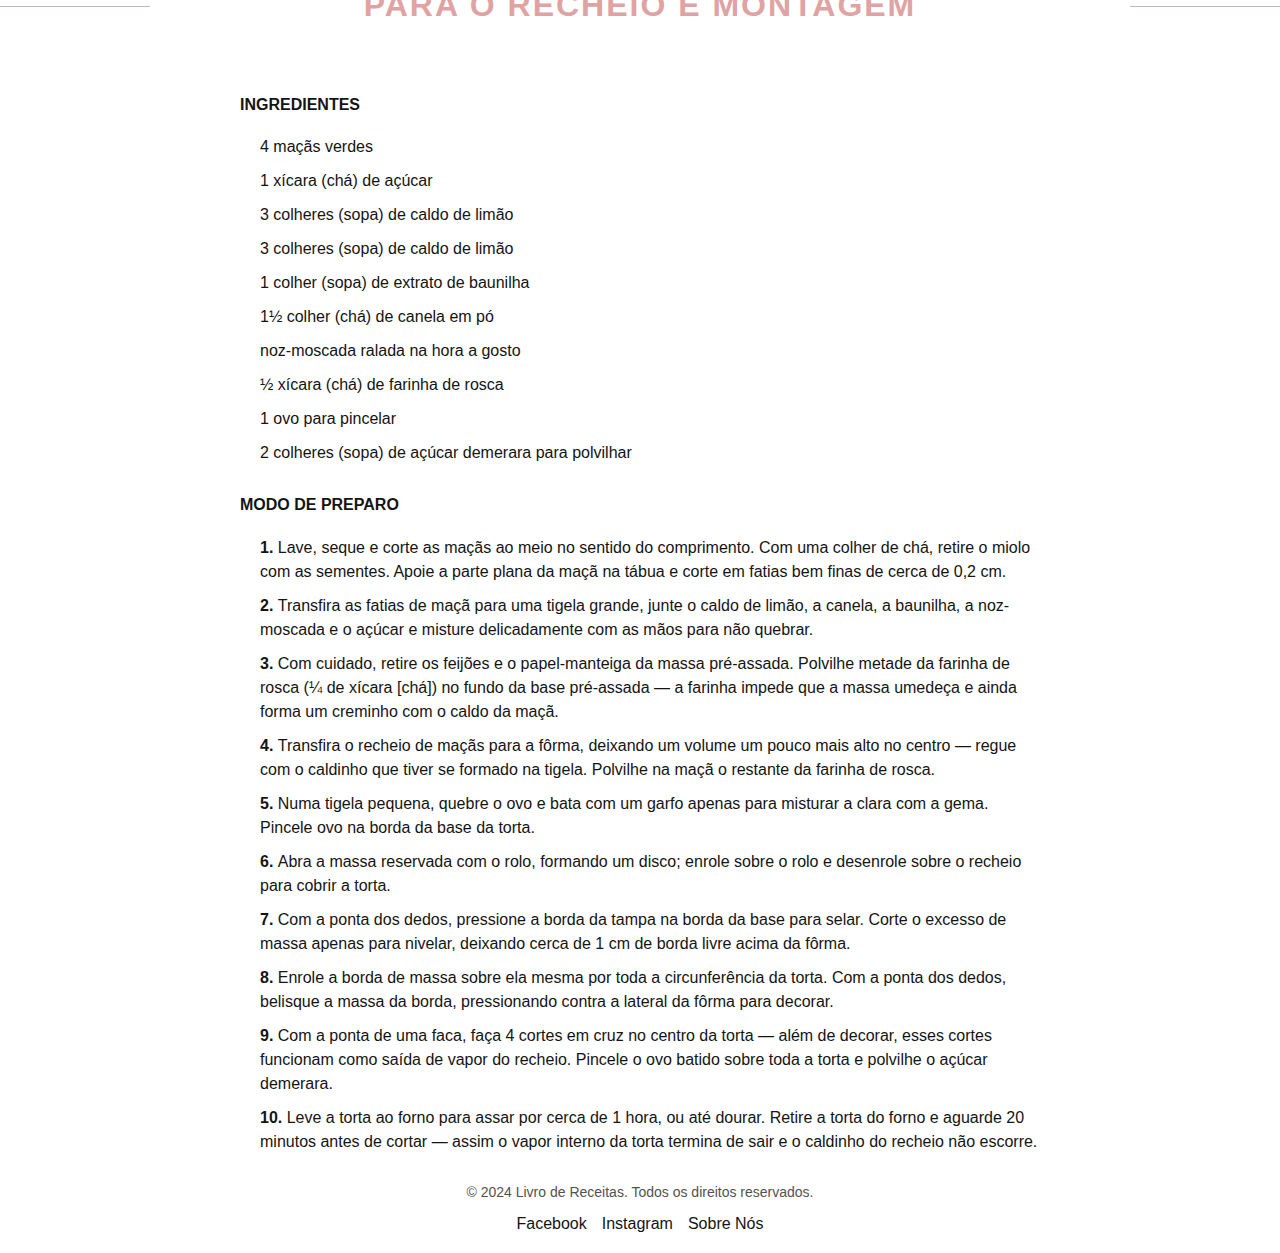
<file: SiteReceitas-main/SiteReceitas-main/TopicosEspeciaisTecnologia/Site Receitas/receitasHome.html/receita01.html>
<!DOCTYPE html>
<html lang="pt-br">

<head>
  <meta charset="UTF-8">
  <meta name="viewport" content="width=device-width, initial-scale=1.0">
  <meta name="description" content="Um site dedicado a receitas de doces e salgados, oferecendo uma variedade de pratos para todos os gostos.">
  <link rel="stylesheet" href="../css/home.css">
  <link rel="stylesheet" href="../css/homeReceitas.css/passoapasso.css">
  <link rel="stylesheet" href="../css/homeReceitas.css/ingredientes.css">
  <title>Livro de Receitas</title> <!-- nome do site-->
</head>

<body> <!-- corpo do site -->
  <header class="header">
    <img class="logo" src="../ImagensReceitas/L’LOBO.png" alt="Receitas">
    <nav>
      <ul class="header_menu">
        <li><a href="../index.html">Home</a></li>
        <li><a href="../html/doces.html">Receita de Doces</a></li>
        <li><a href="../html/salgados.html">Receita de Salgados</a></li>
      </ul>
    </nav>
    <div class="search-container">
      <input type="text" id="searchInput" placeholder="Pesquisar..." class="search-input">
      <button type="button" class="search-button" onclick="searchRecipes()">
        <img src="../ImagensReceitas/homeReceitas/lupapng.jpg" alt="Buscar">
      </button>
    </div>
  </header>

  <main class="passo_apasso">
    <div class="iamgem_container">
      <img src="../ImagensReceitas/homeReceitas/torta.webp" alt="Receitas">
      <div class="texto_overlay">TORTA PRÁTICA DE MAÇÃ VERDE</div>
    </div>
    <p>
      Maravilhosa! Essa é a melhor definição para esta torta, que perfuma a casa inteira quando sai do forno.<br> É linda e supersaborosa! Ótima para ser servida ainda quentinha, acompanhada por sorvete de creme, <br>mas também fica divina depois que esfria. <br> E você não precisa resistir, tá?
    </p>
  </main>

  <section class="receitas">
    <section class="margem">
      <h2>PARA A MASSA</h2>
      <p>INGREDIENTES</p>
    </section>
  </section>

  <section class="ingredientes-container">
    <div class="ingredientes">
      <ul>
        <li>2 xícaras (chá) de farinha de trigo</li>
        <li>100 g de manteiga gelada, cortada em cubinhos</li>
        <li>½ xícara (chá) de creme de leite em lata (com o soro)</li>
        <li>½ colher (chá) de sal</li>
        <li>½ colher (chá) de fermento em pó</li>
      </ul>
    </div>
    <div class="info-adicional">
      <p>Autor: <strong>L'LOBO</strong></p>
      <p>Tempo de preparo: <strong>Até 2h</strong></p>
      <p>Serve:<strong> 8 porções</strong> </p>
    </div>
  </section>

  <section class="receitas">
    <section class="margem">
      <h2>MODO DE PREPARO</h2>
    </section>
  </section>
  <section class="preparo-container">
    <div class="ingredientes">
      <ul>
        <li> <strong>1. </strong>Preaqueça o forno a 180 ºC (temperatura média). Separe uma fôrma para torta, sem fundo removível, com 25 cm de diâmetro de abertura e 19 cm de diâmetro de base.</li>
        <li> <strong>2. </strong>Numa tigela grande, misture a farinha com o sal e o fermento. Junte a manteiga gelada e misture com a ponta dos dedos até formar uma farofa grossa, sem dissolver completamente a manteiga — quanto mais pedaços de manteiga estiverem espalhados pela massa, mais crocante ela vai ficar. Junte o creme de leite e amasse apenas até formar uma bola.</li>
        <li><strong>3. </strong>Corte ⅓ da massa, embale num saco e reserve na geladeira — ela será usada para fechar a torta.</li>
        <li><strong>4. </strong>Polvilhe farinha na bancada e, com um rolo de macarrão, abra o restante da massa até formar um disco de cerca de 35 cm, grande o suficiente para cobrir o fundo e a lateral da fôrma — polvilhe farinha sobre e sob a massa durante o processo para não grudar na bancada.</li>
        <li><strong>5. </strong>Enrole a massa no rolo de macarrão e desenrole sobre a fôrma. Com os dedos, pressione a massa no fundo e na lateral da fôrma para fixar. Com uma tesoura de cozinha, corte o excesso de massa deixando cerca de 1 cm de borda para fora da fôrma — assim fica mais fácil para fechar a tampa. Junte as aparas com a massa reservada na geladeira.</li>
        <li><strong>6. </strong>Com um garfo, faça furos no fundo da massa, para que ela não infle ao assar. Cubra o fundo da massa com um disco de papel-manteiga e preencha o fundo da fôrma com grãos de feijão para fazer peso.</li>
        <li><strong>7. </strong>Leve ao forno para pré-assar por 10 minutos. Enquanto isso, prepare o recheio de maçã.
        </li>
      </ul>
    </div>
  </section>

  <section class="receitas">
    <section class="margem">
      <h2>PARA O RECHEIO E MONTAGEM</h2>
    </section>
  </section>

  <section class="ingredientes-container">
    <div class="ingredientes">
      <h4>INGREDIENTES</h4>
      <ul>
        <li> 4 maçãs verdes
        </li>
        <li> 1 xícara (chá) de açúcar</li>
        <li> 3 colheres (sopa) de caldo de limão</li>
        <li> 3 colheres (sopa) de caldo de limão</li>
        <li> 1 colher (sopa) de extrato de baunilha</li>
        <li> 1½ colher (chá) de canela em pó</li>
        <li> noz-moscada ralada na hora a gosto</li>
        <li> ½ xícara (chá) de farinha de rosca</li>
        <li> 1 ovo para pincelar</li>
        <li> 2 colheres (sopa) de açúcar demerara para polvilhar</li>
      </ul>
    </div>
  </section>

  <section class="preparo-container">
    <div class="ingredientes">
      <h4>MODO DE PREPARO</h4>
      <ul>
        <li> <STROng>1. </STROng>Lave, seque e corte as maçãs ao meio no sentido do comprimento. Com uma colher de chá, retire o miolo com as sementes. Apoie a parte plana da maçã na tábua e corte em fatias bem finas de cerca de 0,2 cm.
        </li>
        <li><strong>2. </strong>Transfira as fatias de maçã para uma tigela grande, junte o caldo de limão, a canela, a baunilha, a noz-moscada e o açúcar e misture delicadamente com as mãos para não quebrar.</li>
        <li><strong>3. </strong> Com cuidado, retire os feijões e o papel-manteiga da massa pré-assada. Polvilhe metade da farinha de rosca (¼ de xícara [chá]) no fundo da base pré-assada — a farinha impede que a massa umedeça e ainda forma um creminho com o caldo da maçã.</li>
        <li><strong>4. </strong> Transfira o recheio de maçãs para a fôrma, deixando um volume um pouco mais alto no centro — regue com o caldinho que tiver se formado na tigela. Polvilhe na maçã o restante da farinha de rosca.</li>
        <li><strong>5. </strong> Numa tigela pequena, quebre o ovo e bata com um garfo apenas para misturar a clara com a gema. Pincele ovo na borda da base da torta.</li>
        <li><strong>6. </strong> Abra a massa reservada com o rolo, formando um disco; enrole sobre o rolo e desenrole sobre o recheio para cobrir a torta.</li>
        <li><strong>7. </strong> Com a ponta dos dedos, pressione a borda da tampa na borda da base para selar. Corte o excesso de massa apenas para nivelar, deixando cerca de 1 cm de borda livre acima da fôrma.</li>
        <li><strong>8. </strong> Enrole a borda de massa sobre ela mesma por toda a circunferência da torta. Com a ponta dos dedos, belisque a massa da borda, pressionando contra a lateral da fôrma para decorar.</li>
        <li><strong>9. </strong> Com a ponta de uma faca, faça 4 cortes em cruz no centro da torta — além de decorar, esses cortes funcionam como saída de vapor do recheio. Pincele o ovo batido sobre toda a torta e polvilhe o açúcar demerara.</li>
        <li><strong>10. </strong> Leve a torta ao forno para assar por cerca de 1 hora, ou até dourar. Retire a torta do forno e aguarde 20 minutos antes de cortar — assim o vapor interno da torta termina de sair e o caldinho do recheio não escorre.</li>
      </ul>
    </div>
  </section>



  <footer class="footer">
    <p>&copy; 2024 Livro de Receitas. Todos os direitos reservados.</p>
    <nav>
      <ul class="footer_menu">
        <li><a href="#">Facebook</a></li>
        <li><a href="#">Instagram</a></li>
        <li><a href="../html/sobrenos.html">Sobre Nós</a></li>
      </ul>
    </nav>
  </footer>

  <script src="../javascrip/pesquisa.js"></script>


</body>
</file>
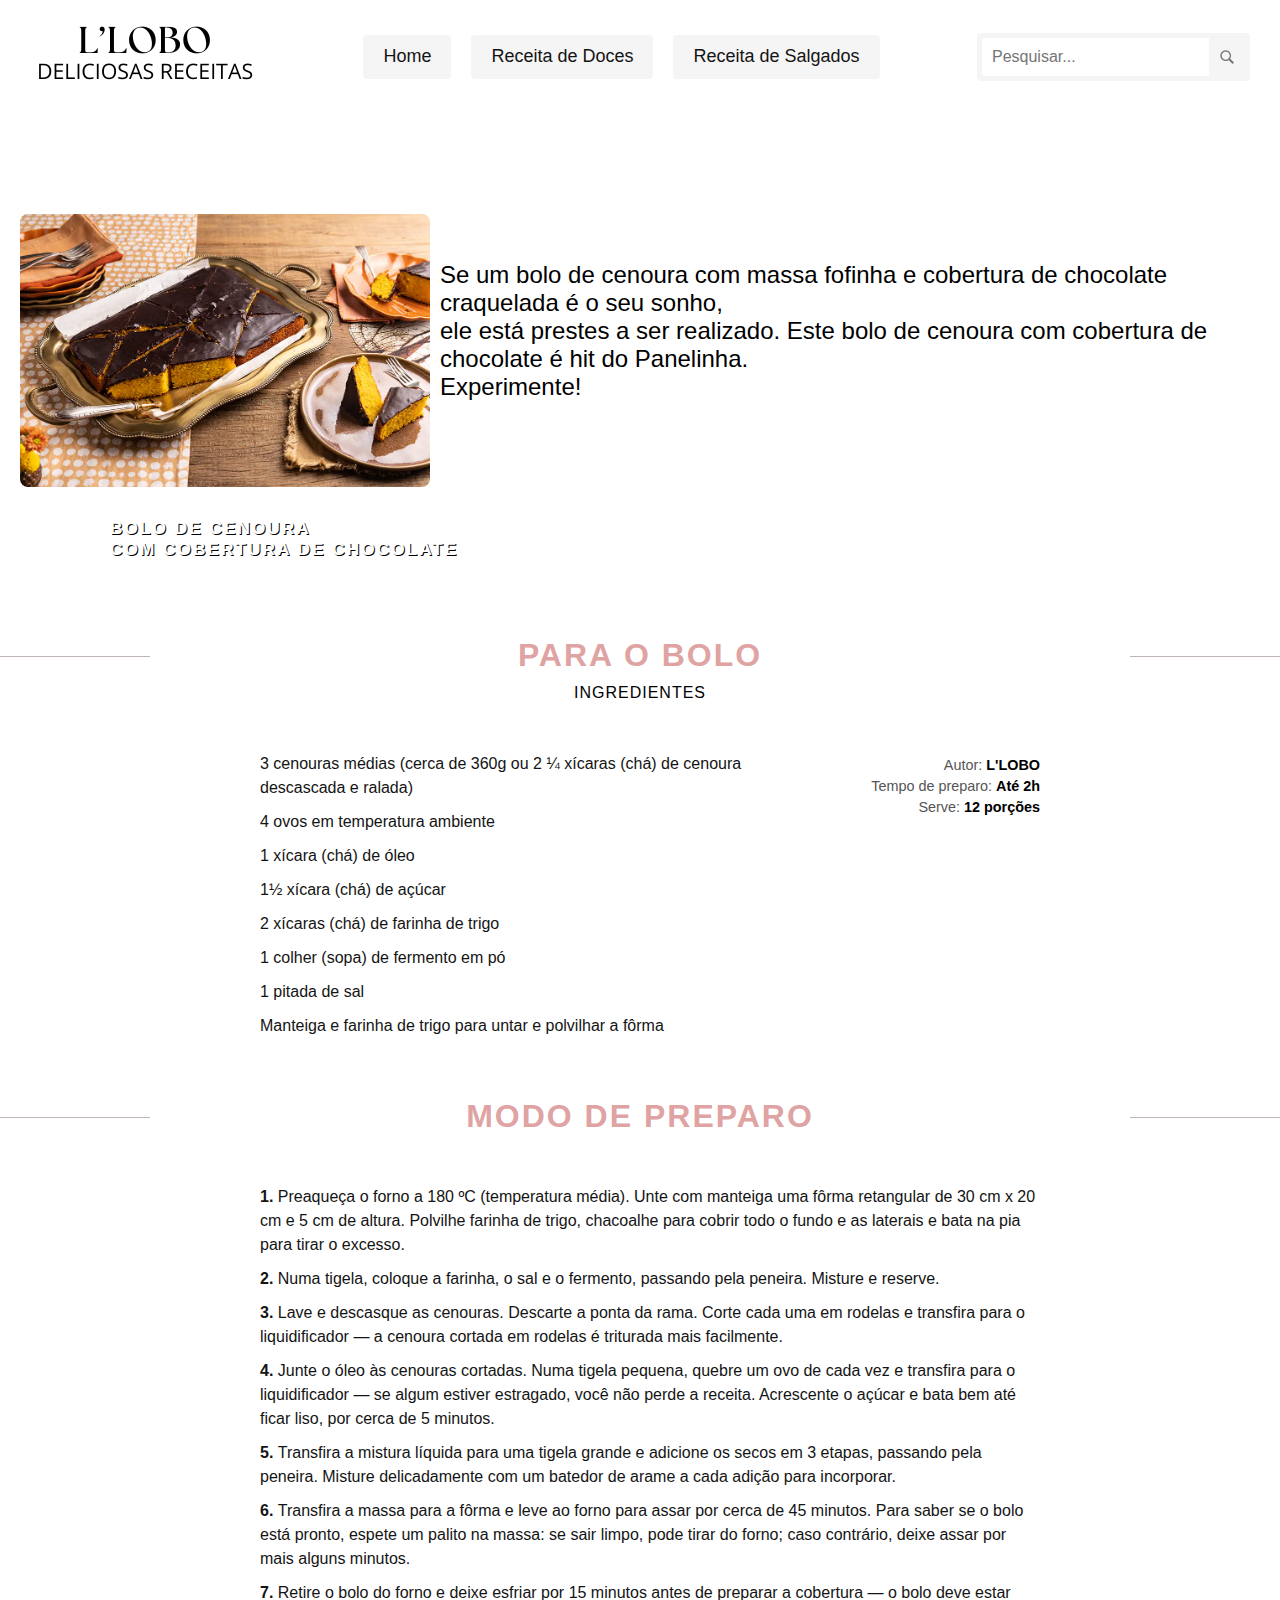
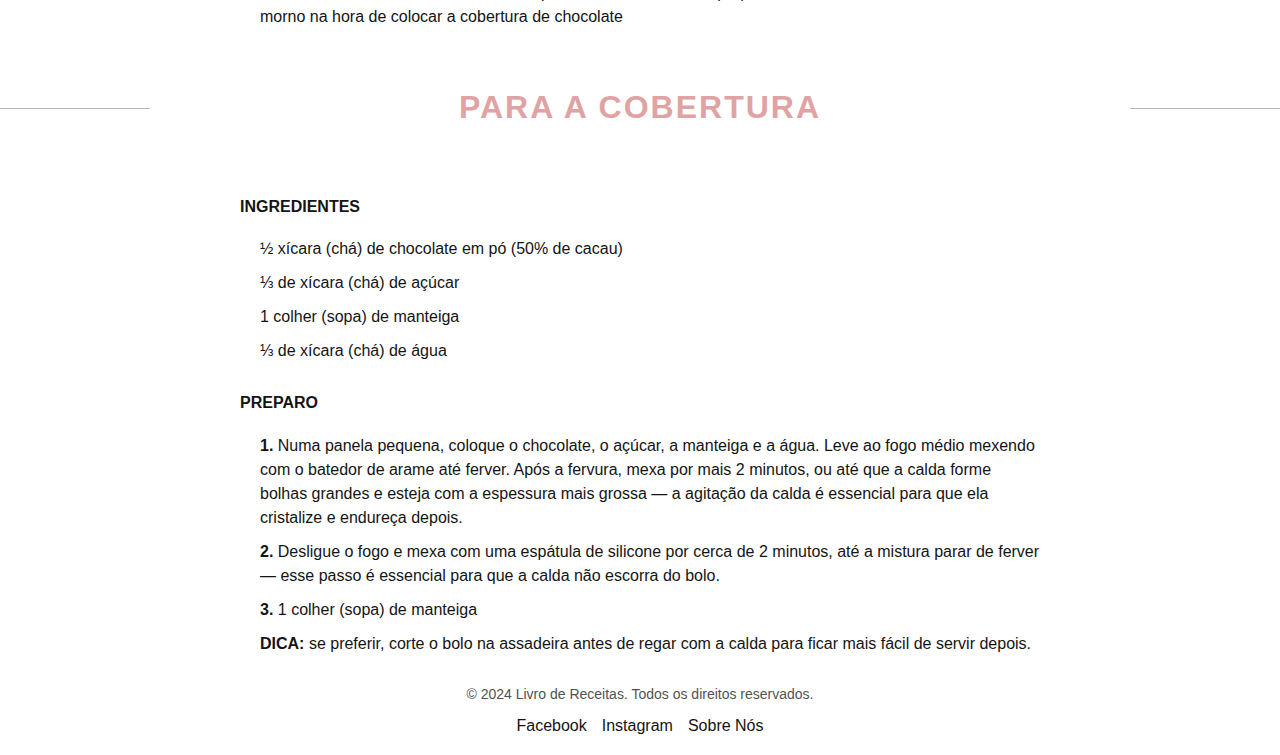
<file: SiteReceitas-main/SiteReceitas-main/TopicosEspeciaisTecnologia/Site Receitas/receitasHome.html/receita02.html>
<!DOCTYPE html>
<html lang="pt-br">

<head>
  <meta charset="UTF-8">
  <meta name="viewport" content="width=device-width, initial-scale=1.0">
  <meta name="description" content="Um site dedicado a receitas de doces e salgados, oferecendo uma variedade de pratos para todos os gostos.">
  <link rel="stylesheet" href="../css/home.css">
  <link rel="stylesheet" href="../css/homeReceitas.css/passoapasso.css">
  <link rel="stylesheet" href="../css/homeReceitas.css/ingredientes.css">

  <title>Livro de Receitas</title> <!-- nome do site-->
</head>

<body> <!-- corpo do site -->
  <header class="header">
    <img class="logo" src="../ImagensReceitas/L’LOBO.png" alt="Receitas">
    <nav>
      <ul class="header_menu">
        <li><a href="../index.html">Home</a></li>
        <li><a href="../html/doces.html">Receita de Doces</a></li>
        <li><a href="../html/salgados.html">Receita de Salgados</a></li>
      </ul>
    </nav>
    <div class="search-container">
      <input type="text" id="searchInput" placeholder="Pesquisar..." class="search-input">
      <button type="button" class="search-button" onclick="searchRecipes()">
        <img src="../ImagensReceitas/homeReceitas/lupapng.jpg" alt="Buscar">
      </button>
    </div>
  </header>

  <main class="passo_apasso">
    <div class="iamgem_container">
      <img src="../ImagensReceitas/homeReceitas/bolochocolate.webp" alt="Receitas">
      <div class="texto_overlay">BOLO DE CENOURA <br> COM COBERTURA DE CHOCOLATE</div>
    </div>
    <p>
      Se um bolo de cenoura com massa fofinha e cobertura de chocolate craquelada é o seu sonho, <br> ele está prestes a ser realizado. Este bolo de cenoura com cobertura de chocolate é hit do Panelinha.<br> Experimente!
    </p>
  </main>
  <section class="receitas">
    <section class="margem">
      <h2>PARA O BOLO</h2>
      <p>INGREDIENTES</p>
    </section>
  </section>

  <section class="ingredientes-container">
    <div class="ingredientes">
      <ul>
        <li>3 cenouras médias (cerca de 360g ou 2 ¼ xícaras (chá) de cenoura descascada e ralada)</li>
        <li> 4 ovos em temperatura ambiente</li>
        <li> 1 xícara (chá) de óleo</li>
        <li> 1½ xícara (chá) de açúcar</li>
        <li> 2 xícaras (chá) de farinha de trigo</li>
        <li> 1 colher (sopa) de fermento em pó</li>
        <li> 1 pitada de sal</li>
        <li> Manteiga e farinha de trigo para untar e polvilhar a fôrma</li>
      </ul>
    </div>
    <div class="info-adicional">
      <p>Autor: <strong>L'LOBO</strong></p>
      <p>Tempo de preparo: <strong>Até 2h</strong></p>
      <p>Serve:<strong> 12 porções</strong> </p>
    </div>
  </section>

  <section class="receitas">
    <section class="margem">
      <h2>MODO DE PREPARO</h2>
    </section>
  </section>
  <section class="preparo-container">
    <div class="ingredientes">
      <ul>
        <li> <strong>1. </strong>Preaqueça o forno a 180 ºC (temperatura média). Unte com manteiga uma fôrma retangular de 30 cm x 20 cm e 5 cm de altura. Polvilhe farinha de trigo, chacoalhe para cobrir todo o fundo e as laterais e bata na pia para tirar o excesso.</li>
        <li> <strong>2. </strong>Numa tigela, coloque a farinha, o sal e o fermento, passando pela peneira. Misture e reserve.</li>
        <li><strong>3. </strong>Lave e descasque as cenouras. Descarte a ponta da rama. Corte cada uma em rodelas e transfira para o liquidificador — a cenoura cortada em rodelas é triturada mais facilmente.</li>
        <li><strong>4. </strong>Junte o óleo às cenouras cortadas. Numa tigela pequena, quebre um ovo de cada vez e transfira para o liquidificador — se algum estiver estragado, você não perde a receita. Acrescente o açúcar e bata bem até ficar liso, por cerca de 5 minutos.</li>
        <li><strong>5. </strong>Transfira a mistura líquida para uma tigela grande e adicione os secos em 3 etapas, passando pela peneira. Misture delicadamente com um batedor de arame a cada adição para incorporar.</li>
        <li><strong>6. </strong>Transfira a massa para a fôrma e leve ao forno para assar por cerca de 45 minutos. Para saber se o bolo está pronto, espete um palito na massa: se sair limpo, pode tirar do forno; caso contrário, deixe assar por mais alguns minutos.</li>
        <li><strong>7. </strong>Retire o bolo do forno e deixe esfriar por 15 minutos antes de preparar a cobertura — o bolo deve estar morno na hora de colocar a cobertura de chocolate</li>
      </ul>
    </div>
  </section>

  <section class="receitas">
    <section class="margem">
      <h2>PARA A COBERTURA</h2>
    </section>
  </section>

  <section class="ingredientes-container">
    <div class="ingredientes">
      <h4>INGREDIENTES</h4>
      <ul>
        <li>½ xícara (chá) de chocolate em pó (50% de cacau)
        </li>
        <li>⅓ de xícara (chá) de açúcar</li>
        <li> 1 colher (sopa) de manteiga</li>
        <li> ⅓ de xícara (chá) de água</li>
      </ul>
    </div>
  </section>

  <section class="preparo-container">
    <div class="ingredientes">
      <h4>PREPARO</h4>
      <ul>
        <li> <STROng>1. </STROng>Numa panela pequena, coloque o chocolate, o açúcar, a manteiga e a água. Leve ao fogo médio mexendo com o batedor de arame até ferver. Após a fervura, mexa por mais 2 minutos, ou até que a calda forme bolhas grandes e esteja com a espessura mais grossa — a agitação da calda é essencial para que ela cristalize e endureça depois.
        </li>
        <li><strong>2. </strong>Desligue o fogo e mexa com uma espátula de silicone por cerca de 2 minutos, até a mistura parar de ferver — esse passo é essencial para que a calda não escorra do bolo.</li>
        <li><strong>3. </strong> 1 colher (sopa) de manteiga</li>
        <li><strong>DICA:</strong> se preferir, corte o bolo na assadeira antes de regar com a calda para ficar mais fácil de servir depois.</li>
      </ul>
    </div>
  </section>



  <footer class="footer">
    <p>&copy; 2024 Livro de Receitas. Todos os direitos reservados.</p>
    <nav>
      <ul class="footer_menu">
        <li><a href="#">Facebook</a></li>
        <li><a href="#">Instagram</a></li>
        <li><a href="../html/sobrenos.html">Sobre Nós</a></li>
      </ul>
    </nav>
  </footer>

  <script src="../javascrip/pesquisa.js"></script>
</body>
</file>
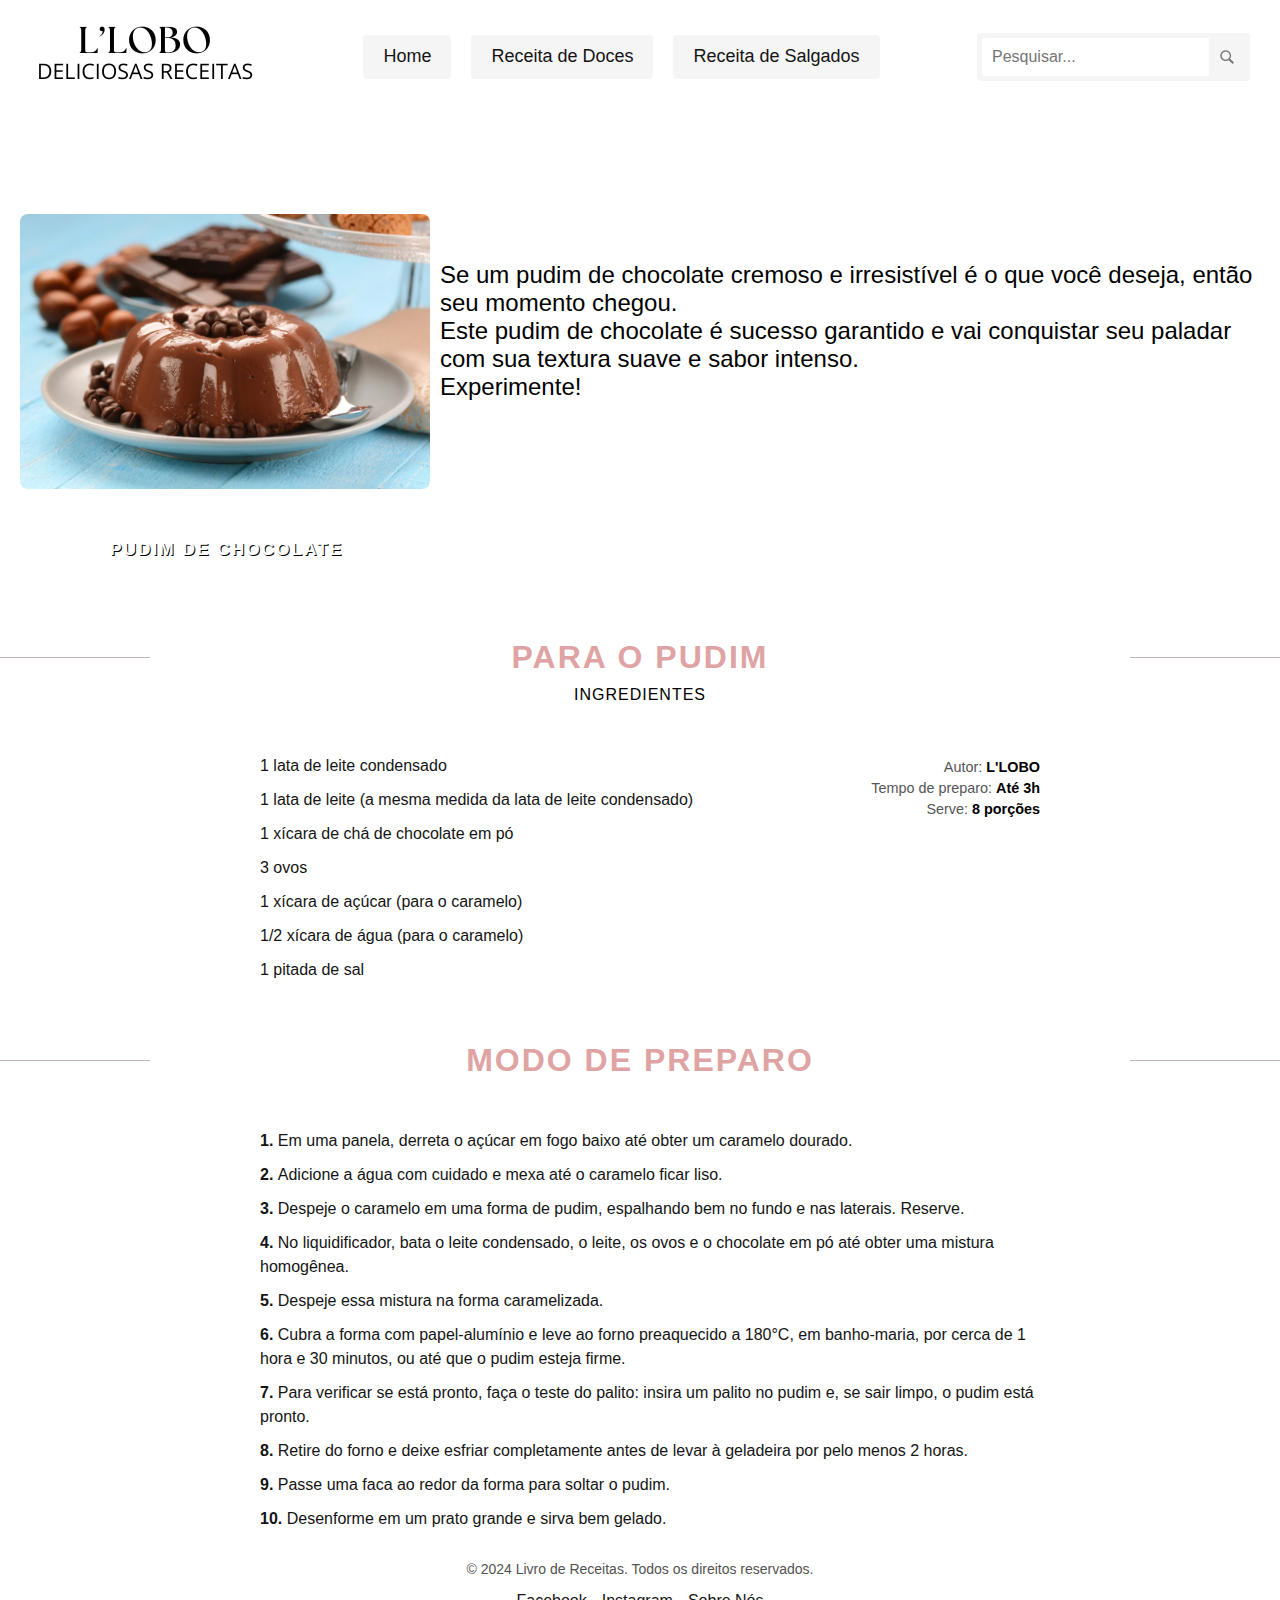
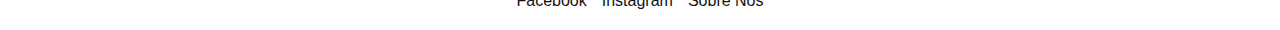
<file: SiteReceitas-main/SiteReceitas-main/TopicosEspeciaisTecnologia/Site Receitas/receitasHome.html/receita03.html>
<!DOCTYPE html>
<html lang="pt-br">

<head>
  <meta charset="UTF-8">
  <meta name="viewport" content="width=device-width, initial-scale=1.0">
  <meta name="description" content="Um site dedicado a receitas de doces e salgados, oferecendo uma variedade de pratos para todos os gostos.">
  <link rel="stylesheet" href="../css/home.css">
  <link rel="stylesheet" href="../css/homeReceitas.css/passoapasso.css">
  <link rel="stylesheet" href="../css/homeReceitas.css/ingredientes.css">

  <title>Livro de Receitas</title> <!-- nome do site-->
</head>

<body> <!-- corpo do site -->
  <header class="header">
    <img class="logo" src="../ImagensReceitas/L’LOBO.png" alt="Receitas">
    <nav>
      <ul class="header_menu">
        <li><a href="../index.html">Home</a></li>
        <li><a href="../html/doces.html">Receita de Doces</a></li>
        <li><a href="../html/salgados.html">Receita de Salgados</a></li>
      </ul>
    </nav>
    <div class="search-container">
      <input type="text" id="searchInput" placeholder="Pesquisar..." class="search-input">
      <button type="button" class="search-button" onclick="searchRecipes()">
        <img src="../ImagensReceitas/homeReceitas/lupapng.jpg" alt="Buscar">
      </button>
    </div>
  </header>

  <main class="passo_apasso">
    <div class="iamgem_container">
      <img src="../ImagensReceitas/pageDoces/pudim-de-chocolate.webp" alt="Receitas">
      <div class="texto_overlay">PUDIM DE CHOCOLATE</div>
    </div>
    <p>
      Se um pudim de chocolate cremoso e irresistível é o que você deseja, então seu momento chegou.<br> Este pudim de chocolate é sucesso garantido e vai conquistar seu paladar com sua textura suave e sabor intenso.<br> Experimente!
    </p>
  </main>
  <section class="receitas">
    <section class="margem">
      <h2>PARA O PUDIM</h2>
      <p>INGREDIENTES</p>
    </section>
  </section>

  <section class="ingredientes-container">
    <div class="ingredientes">
      <ul>
        <li> 1 lata de leite condensado</li>
        <li> 1 lata de leite (a mesma medida da lata de leite condensado)</li>
        <li> 1 xícara de chá de chocolate em pó</li>
        <li> 3 ovos
        </li>
        <li> 1 xícara de açúcar (para o caramelo)</li>
        <li> 1/2 xícara de água (para o caramelo)</li>
        <li> 1 pitada de sal</li>
      </ul>
    </div>
    <div class="info-adicional">
      <p>Autor: <strong>L'LOBO</strong></p>
      <p>Tempo de preparo: <strong>Até 3h</strong></p>
      <p>Serve:<strong> 8 porções</strong> </p>
    </div>
  </section>

  <section class="receitas">
    <section class="margem">
      <h2>MODO DE PREPARO</h2>
    </section>
  </section>
  <section class="preparo-container">
    <div class="ingredientes">
      <ul>
        <li> <strong>1. </strong>Em uma panela, derreta o açúcar em fogo baixo até obter um caramelo dourado.</li>
        <li> <strong>2. </strong>Adicione a água com cuidado e mexa até o caramelo ficar liso.</li>
        <li><strong>3. </strong>Despeje o caramelo em uma forma de pudim, espalhando bem no fundo e nas laterais. Reserve.</li>
        <li><strong>4. </strong>No liquidificador, bata o leite condensado, o leite, os ovos e o chocolate em pó até obter uma mistura homogênea.</li>
        <li><strong>5. </strong>Despeje essa mistura na forma caramelizada.</li>
        <li><strong>6. </strong>Cubra a forma com papel-alumínio e leve ao forno preaquecido a 180°C, em banho-maria, por cerca de 1 hora e 30 minutos, ou até que o pudim esteja firme.</li>
        <li><strong>7. </strong>Para verificar se está pronto, faça o teste do palito: insira um palito no pudim e, se sair limpo, o pudim está pronto.</li>
        <li><strong>8. </strong>Retire do forno e deixe esfriar completamente antes de levar à geladeira por pelo menos 2 horas.</li>
        <li><strong>9. </strong>Passe uma faca ao redor da forma para soltar o pudim.</li>
        <li><strong>10. </strong>Desenforme em um prato grande e sirva bem gelado.</li>
      </ul>
    </div>
  </section>






  <footer class="footer">
    <p>&copy; 2024 Livro de Receitas. Todos os direitos reservados.</p>
    <nav>
      <ul class="footer_menu">
        <li><a href="#">Facebook</a></li>
        <li><a href="#">Instagram</a></li>
        <li><a href="../html/sobrenos.html">Sobre Nós</a></li>
      </ul>
    </nav>
  </footer>

  <script src="../javascrip/pesquisa.js"></script>
</body>
</file>
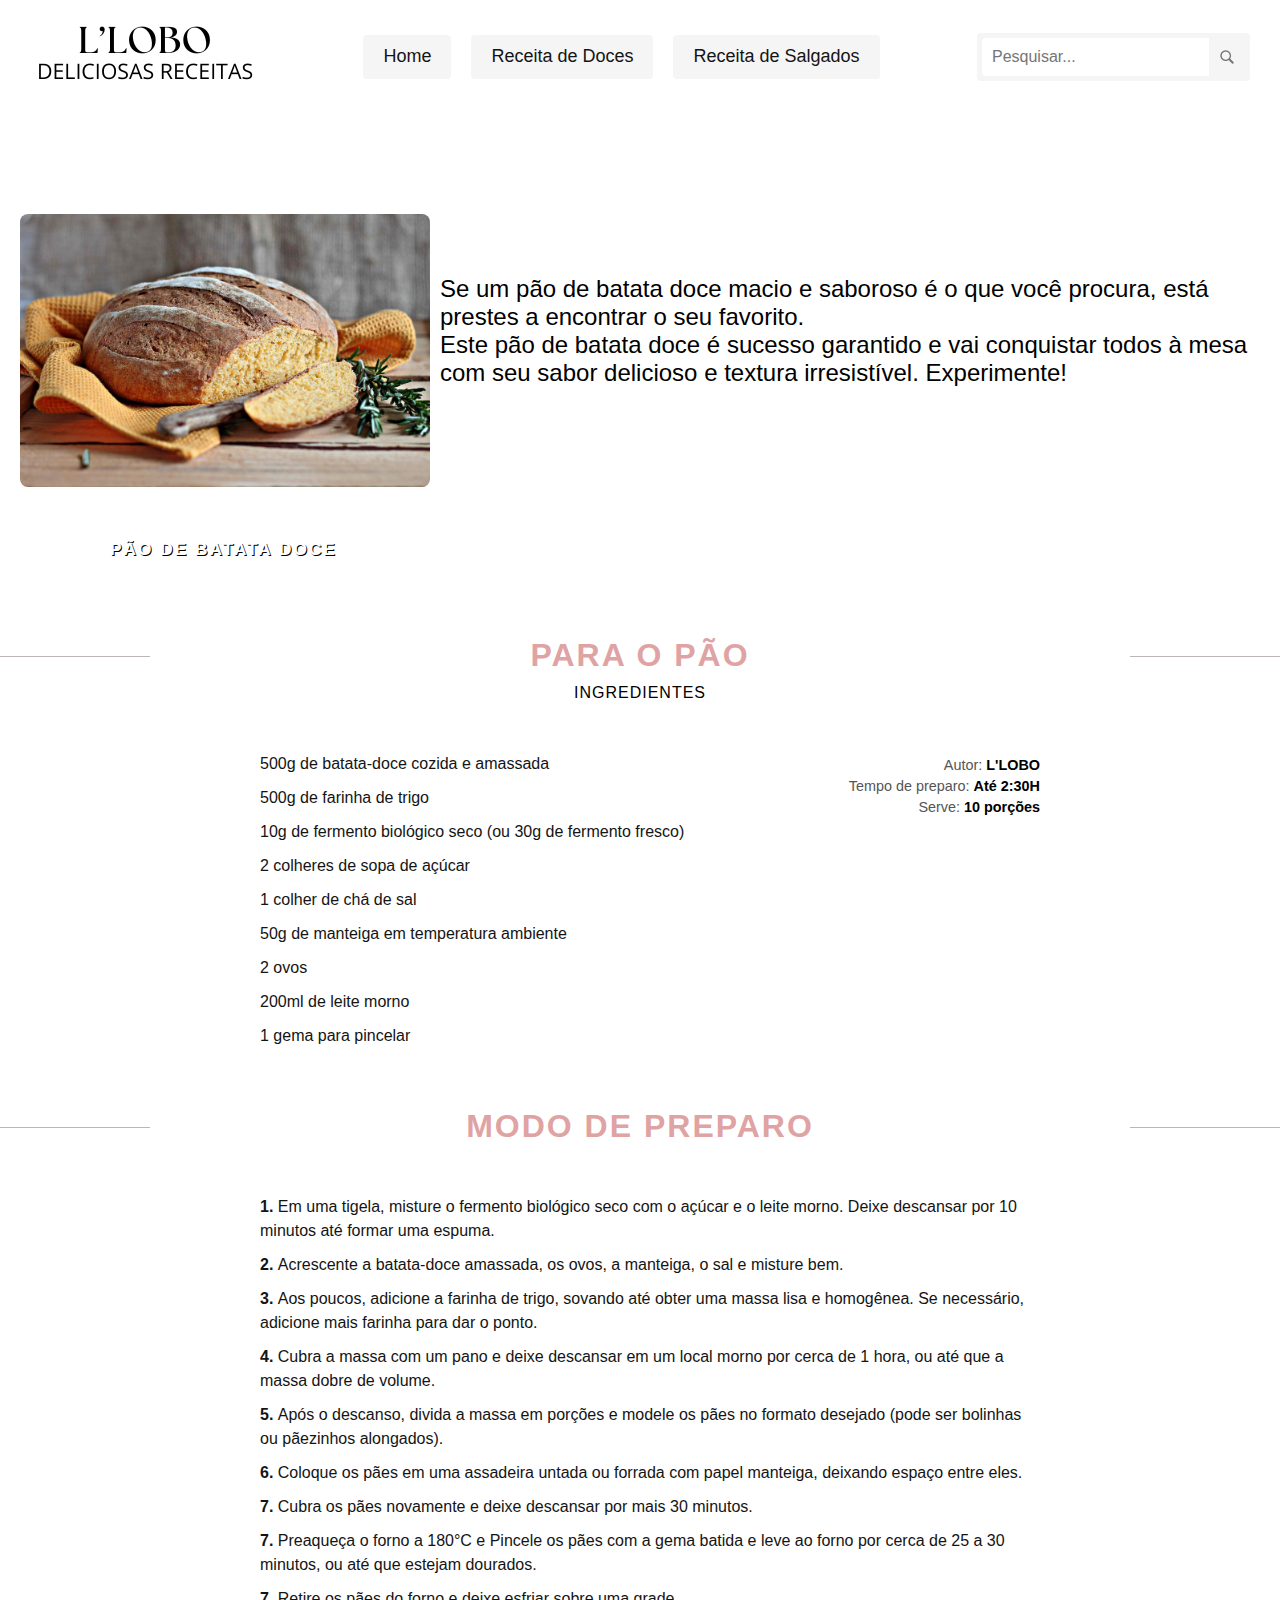
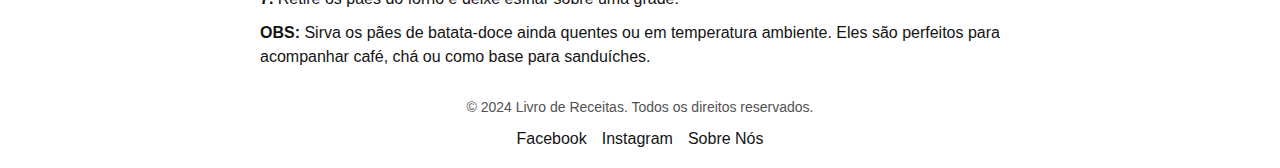
<file: SiteReceitas-main/SiteReceitas-main/TopicosEspeciaisTecnologia/Site Receitas/receitasHome.html/receita04.html>
<!DOCTYPE html>
<html lang="pt-br">

<head>
  <meta charset="UTF-8">
  <meta name="viewport" content="width=device-width, initial-scale=1.0">
  <meta name="description" content="Um site dedicado a receitas de doces e salgados, oferecendo uma variedade de pratos para todos os gostos.">
  <link rel="stylesheet" href="../css/home.css">
  <link rel="stylesheet" href="../css/homeReceitas.css/passoapasso.css">
  <link rel="stylesheet" href="../css/homeReceitas.css/ingredientes.css">

  <title>Livro de Receitas</title> <!-- nome do site-->
</head>

<body> <!-- corpo do site -->
  <header class="header">
    <img class="logo" src="../ImagensReceitas/L’LOBO.png" alt="Receitas">
    <nav>
      <ul class="header_menu">
        <li><a href="../index.html">Home</a></li>
        <li><a href="../html/doces.html">Receita de Doces</a></li>
        <li><a href="../html/salgados.html">Receita de Salgados</a></li>
      </ul>
    </nav>
    <div class="search-container">
      <input type="text" id="searchInput" placeholder="Pesquisar..." class="search-input">
      <button type="button" class="search-button" onclick="searchRecipes()">
        <img src="../ImagensReceitas/homeReceitas/lupapng.jpg" alt="Buscar">
      </button>
    </div>
  </header>

  <main class="passo_apasso">
    <div class="iamgem_container">
      <img src="../ImagensReceitas/pageSalgados/PaoBatataDoce.jpg" alt="Receitas">
      <div class="texto_overlay">PÃO DE BATATA DOCE</div>
    </div>
    <p>

      Se um pão de batata doce macio e saboroso é o que você procura, está prestes a encontrar o seu favorito.<br> Este pão de batata doce é sucesso garantido e vai conquistar todos à mesa com seu sabor delicioso e textura irresistível. Experimente!
    </p>
  </main>
  <section class="receitas">
    <section class="margem">
      <h2>PARA O PÃO</h2>
      <p>INGREDIENTES</p>
    </section>
  </section>

  <section class="ingredientes-container">
    <div class="ingredientes">
      <ul>
        <li> 500g de batata-doce cozida e amassada</li>
        <li> 500g de farinha de trigo</li>
        <li> 10g de fermento biológico seco (ou 30g de fermento fresco)</li>
        <li> 2 colheres de sopa de açúcar</li>
        <li> 1 colher de chá de sal</li>
        <li> 50g de manteiga em temperatura ambiente</li>
        <li> 2 ovos</li>
        <li> 200ml de leite morno</li>
        <li> 1 gema para pincelar</li>
      </ul>
    </div>
    <div class="info-adicional">
      <p>Autor: <strong>L'LOBO</strong></p>
      <p>Tempo de preparo: <strong>Até 2:30H</strong></p>
      <p>Serve:<strong> 10 porções</strong> </p>
    </div>
  </section>

  <section class="receitas">
    <section class="margem">
      <h2>MODO DE PREPARO</h2>
    </section>
  </section>
  <section class="preparo-container">
    <div class="ingredientes">
      <ul>
        <li> <strong>1. </strong>Em uma tigela, misture o fermento biológico seco com o açúcar e o leite morno. Deixe descansar por 10 minutos até formar uma espuma.</li>
        <li> <strong>2. </strong>Acrescente a batata-doce amassada, os ovos, a manteiga, o sal e misture bem.</li>
        <li><strong>3. </strong>Aos poucos, adicione a farinha de trigo, sovando até obter uma massa lisa e homogênea. Se necessário, adicione mais farinha para dar o ponto.</li>
        <li><strong>4. </strong>Cubra a massa com um pano e deixe descansar em um local morno por cerca de 1 hora, ou até que a massa dobre de volume.</li>
        <li><strong>5. </strong>Após o descanso, divida a massa em porções e modele os pães no formato desejado (pode ser bolinhas ou pãezinhos alongados).</li>
        <li><strong>6. </strong>Coloque os pães em uma assadeira untada ou forrada com papel manteiga, deixando espaço entre eles.</li>
        <li><strong>7. </strong>Cubra os pães novamente e deixe descansar por mais 30 minutos.</li>
        <li><strong>7. </strong>Preaqueça o forno a 180°C e Pincele os pães com a gema batida e leve ao forno por cerca de 25 a 30 minutos, ou até que estejam dourados.</li>
        <li><strong>7. </strong>Retire os pães do forno e deixe esfriar sobre uma grade.
        </li>
        <li></li>
        <li><strong>OBS:</strong> Sirva os pães de batata-doce ainda quentes ou em temperatura ambiente. Eles são perfeitos para acompanhar café, chá ou como base para sanduíches.</li>
      </ul>
    </div>
  </section>




  <footer class="footer">
    <p>&copy; 2024 Livro de Receitas. Todos os direitos reservados.</p>
    <nav>
      <ul class="footer_menu">
        <li><a href="#">Facebook</a></li>
        <li><a href="#">Instagram</a></li>
        <li><a href="../html/sobrenos.html">Sobre Nós</a></li>
      </ul>
    </nav>
  </footer>

  <script src="../javascrip/pesquisa.js"></script>
</body>
</file>
<file: SiteReceitas-main/SiteReceitas-main/TopicosEspeciaisTecnologia/Site Receitas/css/home.css>
@import "./global.css";
@import "./header.css";
@import "./introducao.css";
@import "./footer.css/footer.css";
@import "./homeReceitas.css/receitas.css";
</file>
<file: SiteReceitas-main/TopicosEspeciaisTecnologia/Site Receitas/css/home.css>
@import "./global.css";
@import "./header.css";
@import "./introducao.css";
@import "./footer.css/footer.css";
@import "./homeReceitas.css/receitas.css";
</file>
<file: SiteReceitas-main/TopicosEspeciaisTecnologia/Site Receitas/css/homeReceitas.css/passoapasso.css>
.passo_apasso {
  max-width: 100%px;
  padding: 100px 20px;
  margin: 0 auto;
  display: grid;
  grid-template-columns: 1fr 2fr;
  gap: 10px;
  align-items: center;
}
.passo_apasso img {
  height: auto;
  border-radius: 8px;
}
.passo_apasso p {
  font-size: 1.5em;
  color: #000000;
  margin-bottom: 40px;
}

/* Estilo geral da imagem */
.imagem_container {
  position: relative;
  display: inline-block; /* Ajuste conforme necessário para o layout */
  position: absolute;
}

/* Estilo da imagem */
.imagem_container img {
  width: 100%; /* Ajuste a largura conforme necessário */
  height: auto; /* Mantém a proporção da imagem */
  position: absolute;
}

/* Estilo do texto sobre a imagem */
.texto_overlay {
  position: relative;
  bottom: 70px; /* Ajuste conforme a posição desejada */
  left: 100px; /* Ajuste conforme a posição desejada */
  color: rgb(255, 255, 255); /* Cor do texto */
  /* Fundo semitransparente para legibilidade */
  padding: 10px; /* Espaçamento interno */
  border-radius: 5px; /* Borda arredondada opcional */
  font-size: 1.35rem; /* Tamanho da fonte */
  font-weight: bold; /* Peso da fonte */
  font-family: "Lucida Sans", "Lucida Sans Regular", "Lucida Grande",
    "Lucida Sans Unicode", Geneva, Verdana, sans-serif, Courier, monospace,
    "Lucida Sans Unicode", "Lucida Grande", "Lucida Sans", Arial, sans-serif;
  letter-spacing: 2px;
  text-shadow: 1px 1px #000000;
}

.receitas {
  max-width: 1200px;
  margin: 50px auto;
  padding: 0 20px;
  text-align: center;
}
.margem {
  max-width: 1200px;
  margin: 50px auto;
  padding: 0 20px;
  text-align: center;
}

.margem h2 {
  font-size: 2rem; /* Tamanho da fonte */
  color: #dfa3a3; /* Cor do texto */
  margin-bottom: 10px; /* Espaço abaixo do título */
  text-transform: uppercase; /* Transformação de texto para maiúsculas */
  letter-spacing: 2px; /* Espaçamento entre as letras */
  position: relative;
}

.margem h2:before,
.margem h2:after {
  content: "";
  position: absolute;
  top: 50%;
  width: 150px; /* Largura da linha */
  height: 1px; /* Altura da linha */
  background-color: #c0b5b5; /* Cor da linha */
}

.margem h2:before {
  left: -60px; /* Posição da linha à esquerda */
}

.margem h2:after {
  right: -60px; /* Posição da linha à direita */
}

.margem p {
  font-size: 1rem; /* Tamanho da fonte */
  color: #000000; /* Cor do texto */
  margin-top: 10px; /* Espaço acima do parágrafo */
  text-transform: uppercase; /* Transformação de texto para maiúsculas */
  letter-spacing: 1px; /* Espaçamento entre as letras */
}

@media (max-width: 1000px) {
  .texto_overlay {
    font-size: 1.5rem;
  }
}
@media (max-width: 800px) {
  .imagem_container,
  .texto_overlay {
    grid-template-columns: 1fr 1fr;
    gap: 40px;
  }
}

@media (max-width: 600px) {
  .texto_overlay,
  .imagem_container {
    grid-template-columns: 1fr;
  }
  .imagem_container,
  .texto_overlay img {
    display: none;
  }
}
</file>
<file: SiteReceitas-main/TopicosEspeciaisTecnologia/Site Receitas/css/homeReceitas.css/ingredientes.css>
.ingredientes-container {
  display: grid;
  grid-template-columns: 2fr 1fr; /* Ingredientes ocupam mais espaço */
  gap: 20px; /* Espaço entre as colunas */
  max-width: 800px;
  margin: 0 auto; /* Centraliza a seção na página */
}
/*Modo de preparo */
.ingredientes h3 {
  font-size: 1.5rem;
  color: #333; /* Ajuste a cor conforme necessário */
  margin-top: 35px;
  text-transform: uppercase;
  padding-left: 570px;
}

.ingredientes ul {
  padding-left: 20px; /* Para um pouco de espaço à esquerda da lista */
}

.ingredientes li {
  margin-bottom: 10px;
  line-height: 1.5; /* Espaçamento entre as linhas */
}

.info-adicional {
  font-size: 0.9rem;
  color: #555; /* Cor do texto secundário */
  text-align: right; /* Alinha à direita */
}

.info-adicional p {
  margin: 5px 0; /* Espaçamento entre as linhas */
}

.info-adicional strong {
  font-weight: bold;
  color: #000; /* Cor dos títulos das informações */
}
</file>
<file: SiteReceitas-main/SiteReceitas-main/TopicosEspeciaisTecnologia/Site Receitas/css/footer.css/footer.css>
.footer {
  background-color: #ffffff;
  padding: 20px;
  text-align: center;

  width: 100%; /* Garante que o footer ocupe 100% da largura da página */
  box-sizing: border-box; /* Inclui o padding na largura total */
  margin: 0; /* Remove qualquer margem que possa afetar a largura */
}

.footer p {
  font-size: 0.875rem;
  color: #525252;
  margin-bottom: 15px;
}

.footer_menu {
  display: flex;
  justify-content: center;
  gap: 15px;
  padding: 0;
  list-style: none;
}

.footer_menu a {
  text-decoration: none;
  color: #141414;
  transition: color 0.3s ease;
}

.footer_menu a:hover {
  color: #000;
}
.footer_menu li {
  display: inline; /* Certifique-se de que os itens da lista são exibidos em linha */
}
</file>
<file: SiteReceitas-main/SiteReceitas-main/TopicosEspeciaisTecnologia/Site Receitas/css/introducao.css>
.introducao {
  max-width: 50%;
  padding: 50px 50px;
  margin: 0 auto;
  display: grid;
  gap: 20px; /* Ajuste do gap para um espaço mais suave */
  align-items: center;
}
.introducao img {
  width: 100%; /* Imagem ocupa a largura da coluna */
  object-fit: cover; /* Ajuste para que a imagem se adapte bem ao espaço */
  border-radius: 8px; /* Bordas levemente arredondadas */
}

.introducao h1,
h2,
h3 {
  font-size: 2rem;
  margin-bottom: 10px;
  transition: transform 0.3s ease;
}

.introducao h1:hover,
h2:hover,
h3:hover {
  transform: scale(1.05);
}

.introducao p {
  font-size: 1.5rem;
  color: #525252;
  margin-bottom: 15px;
}

@media (max-width: 1000px) {
  .introducao h1 {
    font-size: 2.5rem;
  }
}
@media (max-width: 800px) {
  .introducao {
    grid-template-columns: 1fr 1fr;
    gap: 40px;
  }
}

@media (max-width: 600px) {
  .introducao {
    grid-template-columns: 1fr;
  }
  .introducao img {
    display: none;
  }
}
</file>
<file: SiteReceitas-main/SiteReceitas-main/TopicosEspeciaisTecnologia/Site Receitas/css/global.css>
body {
  margin: 0;
  padding: 0;
  width: 100%;
  font-family: "Fira Sans", Arial, sans-serif;
  color: #141414;
  background-color: rgb(255, 255, 255);
}

h1,
h2,
h3,
p {
  margin: 0 auto;
}

ul {
  margin: 0px;
  padding: 0px;
  list-style: none;
}

img {
  max-width: 100%;
  display: block;
}
</file>
<file: SiteReceitas-main/SiteReceitas-main/TopicosEspeciaisTecnologia/Site Receitas/css/homeReceitas.css/sobrenos.css>
.sobrenos {
  max-width: 1200px;
  padding: 100px 20px;
  margin: 0 auto;
  display: grid;
  grid-template-columns: 1fr 2fr;
  gap: 100px;
  align-items: center;
}

.sobrenos h1,
h2 {
  font-size: 3.125rem;
  line-height: 1.125;
  margin-bottom: 5px;
}
.sobrenos p {
  font-size: 1.5rem;
  color: #525252;
  margin-bottom: 15px;
}

@media (max-width: 1000px) {
  .sobrenos h1 {
    font-size: 2.5rem;
  }
}
@media (max-width: 800px) {
  .sobrenos {
    grid-template-columns: 1fr 1fr;
    gap: 40px;
  }
}

@media (max-width: 600px) {
  .sobrenos {
    grid-template-columns: 1fr;
  }
  .sobrenos img {
    display: none;
  }
}
</file>
<file: SiteReceitas-main/SiteReceitas-main/TopicosEspeciaisTecnologia/Site Receitas/css/header.css>
.header {
  max-width: 1400px;
  padding: 20px 30px;
  margin-left: auto;
  /*margin: 0 auto;*/
  display: flex;
  justify-content: space-between;
  align-items: center;
}

.header_menu {
  display: flex;
  flex-wrap: wrap;
  gap: 20px;
}

.header_menu a {
  font-size: 1.125rem;
  line-height: 1.3;
  padding: 10px 20px;
  text-decoration: none;
  color: #141414;
  display: block;
  transition: background-color 0.3s ease, color 0.3s ease;
}

.header_menu a:hover {
  background-color: #d1d1d1;
  color: #000;
}

@media (max-width: 800px) {
  .header {
    flex-direction: column;
    gap: 40px;
    padding: 20px;
  }
}
.header a {
  background: #f5f5f5;
  border-radius: 4px;
}

.search-container {
  display: flex;
  align-items: center;
  background-color: #f5f5f5;
  padding: 5px;
  border-radius: 4px;
}

.search-input {
  border: none;
  padding: 10px;
  font-size: 1rem;
  border-radius: 4px 0 0 4px;
  flex-grow: 1;
}

.search-input:focus {
  outline: none;
}

.search-button {
  background-color: transparent;
  border: none;
  cursor: pointer;
  padding: 10px;
}

.search-button img {
  width: 16px;
  height: 16px;
}
</file>
<file: SiteReceitas-main/SiteReceitas-main/TopicosEspeciaisTecnologia/Site Receitas/css/homeReceitas.css/passoapasso.css>
.passo_apasso {
  max-width: 100%px;
  padding: 100px 20px;
  margin: 0 auto;
  display: grid;
  grid-template-columns: 1fr 2fr;
  gap: 10px;
  align-items: center;
}
.passo_apasso img {
  height: auto;
  border-radius: 8px;
}
.passo_apasso p {
  font-size: 1.5em;
  color: #000000;
  margin-bottom: 40px;
}

/* Estilo geral da imagem */
.imagem_container {
  position: relative;
  display: inline-block; /* Ajuste conforme necessário para o layout */
  width: 100%;
  height: auto;
}

/* Estilo da imagem */
.imagem_container img {
  width: 100%; /* Ajuste a largura conforme necessário */
  height: auto; /* Mantém a proporção da imagem */
  border-radius: 8px;
}

/* Estilo do texto sobre a imagem */
.texto_overlay {
  position: absolute;
  bottom: 330px; /* Ajuste conforme a posição desejada */
  left: 100px; /* Ajuste conforme a posição desejada */
  color: rgb(255, 255, 255); /* Cor do texto */
  /* Fundo semitransparente para legibilidade */
  padding: 10px; /* Espaçamento interno */
  border-radius: 5px; /* Borda arredondada opcional */
  font-size: 1.35vw; /* Tamanho da fonte */
  font-weight: bold; /* Peso da fonte */
  font-family: "Lucida Sans", "Lucida Sans Regular", "Lucida Grande",
    "Lucida Sans Unicode", Geneva, Verdana, sans-serif, Courier, monospace,
    "Lucida Sans Unicode", "Lucida Grande", "Lucida Sans", Arial, sans-serif;
  letter-spacing: 2px;
  text-shadow: 1px 1px #000000;
}

.receitas {
  max-width: 1200px;
  margin: 50px auto;
  padding: 0 20px;
  text-align: center;
}
.margem {
  max-width: 1200px;
  margin: 50px auto;
  padding: 0 20px;
  text-align: center;
}

.margem h2 {
  font-size: 2rem; /* Tamanho da fonte */
  color: #dfa3a3; /* Cor do texto */
  margin-bottom: 10px; /* Espaço abaixo do título */
  text-transform: uppercase; /* Transformação de texto para maiúsculas */
  letter-spacing: 2px; /* Espaçamento entre as letras */
  position: relative;
}

.margem h2:before,
.margem h2:after {
  content: "";
  position: absolute;
  top: 50%;
  width: 150px; /* Largura da linha */
  height: 1px; /* Altura da linha */
  background-color: #c0b5b5; /* Cor da linha */
}

.margem h2:before {
  left: -60px; /* Posição da linha à esquerda */
}

.margem h2:after {
  right: -60px; /* Posição da linha à direita */
}

.margem p {
  font-size: 1rem; /* Tamanho da fonte */
  color: #000000; /* Cor do texto */
  margin-top: 10px; /* Espaço acima do parágrafo */
  text-transform: uppercase; /* Transformação de texto para maiúsculas */
  letter-spacing: 1px; /* Espaçamento entre as letras */
}

@media (max-width: 1200px) {
  .texto_overlay {
    font-size: 2vw; /* Ajusta o tamanho do texto em telas menores */
    bottom: 100px; /* Ajuste conforme a posição desejada */
    left: 10px; /* Ajuste conforme a posição desejada */
    position: relative;
  }
}
@media (max-width: 1000px) {
  .texto_overlay {
    font-size: 2vw; /* Ajusta o tamanho do texto em telas menores */
    bottom: 80px; /* Ajuste conforme a posição desejada */
    left: 10px; /* Ajuste conforme a posição desejada */
    position: relative;
  }
}

@media (max-width: 800px) {
  .texto_overlay {
    font-size: 2vw; /* Ajusta o tamanho do texto em telas menores */
    bottom: 70px; /* Ajuste conforme a posição desejada */
    left: 8pxpx; /* Ajuste conforme a posição desejada */
    position: relative;
  }
}

@media (max-width: 700px) {
  .texto_overlay {
    font-size: 1.8vw; /* Ajusta o tamanho do texto em telas muito pequenas */
    bottom: 60px; /* Ajuste conforme a posição desejada */
    left: 8pxpx; /* Ajuste conforme a posição desejada */
    position: relative;
  }
}
@media (max-width: 500px) {
  .texto_overlay {
    font-size: 1.8vw; /* Ajusta o tamanho do texto em telas muito pequenas */
    bottom: 50px; /* Ajuste conforme a posição desejada */
    left: 8pxpx; /* Ajuste conforme a posição desejada */
    position: relative;
  }
}
</file>
<file: SiteReceitas-main/SiteReceitas-main/TopicosEspeciaisTecnologia/Site Receitas/css/homeReceitas.css/ingredientes.css>
.ingredientes-container {
  display: grid;
  grid-template-columns: 2fr 1fr; /* Ingredientes ocupam mais espaço */
  gap: 20px; /* Espaço entre as colunas */
  max-width: 800px;
  margin: 0 auto; /* Centraliza a seção na página */
}
.preparo-container {
  display: grid;
  gap: 20px; /* Espaço entre as colunas */
  max-width: 800px;
  margin: 0 auto; /* Centraliza a seção na página */
}
/*Modo de preparo */
.ingredientes h3 {
  font-size: 1.5rem;
  color: #333; /* Ajuste a cor conforme necessário */
  margin-top: 35px;
  text-transform: uppercase;
  padding-left: 570px;
}

.ingredientes ul {
  padding-left: 20px; /* Para um pouco de espaço à esquerda da lista */
}

.ingredientes li {
  margin-bottom: 10px;
  line-height: 1.5; /* Espaçamento entre as linhas */
}

.info-adicional {
  font-size: 0.9rem;
  color: #555; /* Cor do texto secundário */
  text-align: right; /* Alinha à direita */
}

.info-adicional p {
  margin: 5px 0; /* Espaçamento entre as linhas */
}

.info-adicional strong {
  font-weight: bold;
  color: #000; /* Cor dos títulos das informações */
}
</file>
